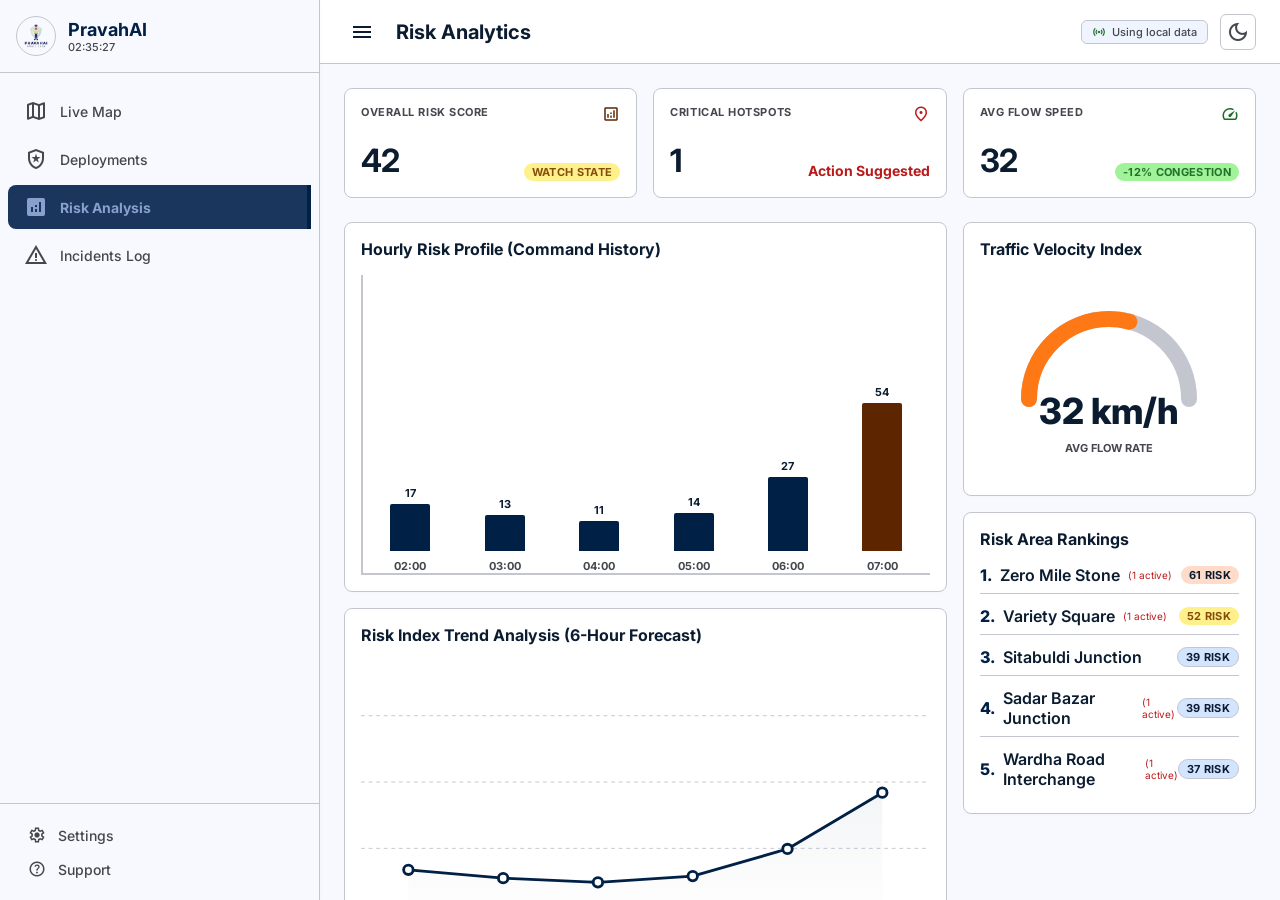
<file: risk-analysis.html>
<!DOCTYPE html>
<html lang="en">
<head>
    <meta charset="utf-8"/>
    <meta content="width=device-width, initial-scale=1.0" name="viewport"/>
    <title>PravahAI - Risk Analytics</title>
    <!-- Google Fonts: Inter & Material Symbols -->
    <link href="https://fonts.googleapis.com" rel="preconnect"/>
    <link crossorigin="" href="https://fonts.gstatic.com" rel="preconnect"/>
    <link href="https://fonts.googleapis.com/css2?family=Inter:wght@400;500;600;700;800&amp;display=swap" rel="stylesheet"/>
    <link href="https://fonts.googleapis.com/css2?family=Material+Symbols+Outlined:wght,FILL@100..700,0..1&amp;display=swap" rel="stylesheet"/>
    <!-- Modular CSS -->
    <link href="css/style.css" rel="stylesheet"/>
    <link href="css/components.css" rel="stylesheet"/>
    <link href="css/pages.css" rel="stylesheet"/>
</head>
<body>
    <!-- Floating Menu Toggle for Mobile Screens -->
    <button class="menu-toggle-floating" id="menu-toggle">
        <span class="material-symbols-outlined" aria-hidden="true">menu</span>
    </button>

    <div class="app-layout">
        <!-- Sidebar Navigation Component -->
        <aside class="app-sidebar">
            <div class="sidebar-header">
                <img class="sidebar-logo" alt="PravahAI Logo" src="logo.png"/>
                <div class="sidebar-header-titles">
                    <h2>PravahAI</h2>
                    <p class="text-label-sm" id="sidebar-clock"></p>
                </div>
            </div>
            
            <nav class="sidebar-nav">
                <a class="nav-item" href="index.html">
                    <span class="material-symbols-outlined" aria-hidden="true">map</span>
                    <span>Live Map</span>
                </a>
                <a class="nav-item" href="deployment.html">
                    <span class="material-symbols-outlined" aria-hidden="true">local_police</span>
                    <span>Deployments</span>
                </a>
                <a class="nav-item active" href="risk-analysis.html">
                    <span class="material-symbols-outlined" aria-hidden="true" style="font-variation-settings: 'FILL' 1;">analytics</span>
                    <span>Risk Analysis</span>
                </a>
                <a class="nav-item" href="incidents.html">
                    <span class="material-symbols-outlined" aria-hidden="true">warning</span>
                    <span>Incidents Log</span>
                </a>
            </nav>

            <div class="sidebar-footer">
                
                <div class="sidebar-footer-nav">
                    <a class="nav-item" href="#">
                        <span class="material-symbols-outlined" aria-hidden="true" style="font-size: 18px;">settings</span>
                        <span>Settings</span>
                    </a>
                    <a class="nav-item" href="#">
                        <span class="material-symbols-outlined" aria-hidden="true" style="font-size: 18px;">help</span>
                        <span>Support</span>
                    </a>
                </div>
            </div>
        </aside>

        <!-- Main Canvas Content Area -->
        <div class="main-canvas">
            <!-- Main Header Component -->
            <header class="main-header" style="display: flex; align-items: center; justify-content: space-between; padding: 16px var(--spacing-container-padding); border-bottom: 1px solid var(--color-outline-variant); background-color: var(--color-surface-container-lowest); height: var(--header-height); flex-shrink: 0;">
                <div style="display: flex; align-items: center; gap: 16px;">
                    <button class="btn-icon" id="sidebar-toggle-btn" title="Toggle Sidebar" style="background: none; border: none; color: var(--color-on-surface); cursor: pointer; height: 36px; width: 36px; display: flex; align-items: center; justify-content: center; border-radius: var(--rounded-md); transition: background-color 0.2s ease;">
                        <span class="material-symbols-outlined">menu</span>
                    </button>
                    <h1 class="text-headline-sm" style="margin: 0; font-weight: 700; color: var(--color-on-surface);">Risk Analytics</h1>
                </div>
                
                <div style="display: flex; align-items: center; gap: 12px;">
                    <div style="font-size: 11px; font-weight: 500; color: var(--color-outline); padding: 4px 10px; border-radius: var(--rounded-md); border: 1px solid var(--color-outline-variant); display: flex; align-items: center; gap: 6px; background-color: var(--color-surface-container-low);">
                        <span class="material-symbols-outlined" style="font-size: 14px; color: var(--color-secondary);">sensors</span>
                        <span id="api-status">Connecting...</span>
                    </div>
                    <button class="btn-icon" id="theme-toggle" title="Toggle Dark/Light Mode" style="height: 36px; width: 36px; padding: 0; display: flex; align-items: center; justify-content: center; border: 1px solid var(--color-outline-variant); background-color: var(--color-surface-container-lowest); border-radius: var(--rounded-md); color: var(--color-on-surface-variant); cursor: pointer; transition: background-color 0.2s ease;">
                        <span class="material-symbols-outlined" aria-hidden="true">dark_mode</span>
                    </button>
                </div>
            </header>

            <!-- Main dashboard scroll area -->
            <main class="workspace-scroll">
                <div class="workspace-container">
                    
                    <!-- KPI Metric Summary Row -->
                    <section class="kpi-row">
                        <!-- Card 1 -->
                        <div class="kpi-card">
                            <div class="kpi-header">
                                <h3 class="kpi-title">Overall Risk Score</h3>
                                <span class="material-symbols-outlined" aria-hidden="true" style="font-size: 18px; color: var(--color-tertiary-container);">analytics</span>
                            </div>
                            <div class="kpi-value-container">
                                <span class="text-display-lg kpi-value" data-counter-target="64">0</span>
                                <span class="badge badge-warning">Elevated State</span>
                            </div>
                        </div>

                        <!-- Card 2 -->
                        <div class="kpi-card">
                            <div class="kpi-header">
                                <h3 class="kpi-title">Critical Hotspots</h3>
                                <span class="material-symbols-outlined" aria-hidden="true" style="font-size: 18px; color: var(--color-error);">location_on</span>
                            </div>
                            <div class="kpi-value-container">
                                <span class="text-display-lg kpi-value" data-counter-target="4">0</span>
                                <span class="text-body-md" style="color: var(--color-error); font-weight: 700;">Action Suggested</span>
                            </div>
                        </div>

                        <!-- Card 3 -->
                        <div class="kpi-card">
                            <div class="kpi-header">
                                <h3 class="kpi-title">Avg Flow Speed</h3>
                                <span class="material-symbols-outlined" aria-hidden="true" style="font-size: 18px; color: var(--color-secondary);">speed</span>
                            </div>
                            <div class="kpi-value-container">
                                <span class="text-display-lg kpi-value" data-counter-target="32" data-counter-suffix=" km/h">0 km/h</span>
                                <span class="badge badge-success">-12% Congestion</span>
                            </div>
                        </div>
                    </section>

                    <!-- Analytics Grid Layout -->
                    <div class="analytics-grid">
                        
                        <!-- Left Layout: Hourly & Predictive Charts -->
                        <div class="analytics-col-8" style="display: flex; flex-direction: column; gap: var(--spacing-gutter);">
                            <!-- Hourly Risk Profile Column Graph -->
                            <div class="card">
                                <h3 class="card-title">Hourly Risk Profile (Command History)</h3>
                                <div class="chart-container">
                                    <div class="bar-chart-bar-wrapper">
                                        <div class="bar-chart-bar" data-height="35">
                                            <span class="bar-chart-value">35</span>
                                        </div>
                                        <span class="bar-chart-label">08:00</span>
                                    </div>
                                    <div class="bar-chart-bar-wrapper">
                                        <div class="bar-chart-bar" data-height="52">
                                            <span class="bar-chart-value">52</span>
                                        </div>
                                        <span class="bar-chart-label">10:00</span>
                                    </div>
                                    <div class="bar-chart-bar-wrapper">
                                        <div class="bar-chart-bar danger" data-height="78">
                                            <span class="bar-chart-value">78</span>
                                        </div>
                                        <span class="bar-chart-label">12:00</span>
                                    </div>
                                    <div class="bar-chart-bar-wrapper">
                                        <div class="bar-chart-bar warning" data-height="64">
                                            <span class="bar-chart-value">64</span>
                                        </div>
                                        <span class="bar-chart-label">14:00</span>
                                    </div>
                                    <div class="bar-chart-bar-wrapper">
                                        <div class="bar-chart-bar" data-height="45">
                                            <span class="bar-chart-value">45</span>
                                        </div>
                                        <span class="bar-chart-label">16:00</span>
                                    </div>
                                    <div class="bar-chart-bar-wrapper">
                                        <div class="bar-chart-bar" data-height="30">
                                            <span class="bar-chart-value">30</span>
                                        </div>
                                        <span class="bar-chart-label">18:00</span>
                                    </div>
                                </div>
                            </div>

                            <!-- Predictive Area SVG Graph -->
                            <div class="card">
                                <h3 class="card-title">Risk Index Trend Analysis (6-Hour Forecast)</h3>
                                <svg class="svg-chart" viewBox="0 0 600 280">
                                    <defs>
                                        <linearGradient id="chart-gradient" x1="0" y1="0" x2="0" y2="1">
                                            <stop offset="0%" stop-color="var(--color-primary)" stop-opacity="0.3"></stop>
                                            <stop offset="100%" stop-color="var(--color-primary)" stop-opacity="0.05"></stop>
                                        </linearGradient>
                                    </defs>
                                    
                                    <!-- Horizontal Grid lines -->
                                    <line class="chart-grid-line" x1="0" y1="50" x2="600" y2="50"></line>
                                    <line class="chart-grid-line" x1="0" y1="120" x2="600" y2="120"></line>
                                    <line class="chart-grid-line" x1="0" y1="190" x2="600" y2="190"></line>
                                    
                                    <!-- Filled area -->
                                    <path class="chart-area" d="M 50 250 L 50 180 L 150 140 L 250 80 L 350 110 L 450 160 L 550 200 L 550 250 Z"></path>
                                    
                                    <!-- Line Path -->
                                    <path class="chart-line" d="M 50 180 L 150 140 L 250 80 L 350 110 L 450 160 L 550 200"></path>
                                    
                                    <!-- Circles markers -->
                                    <circle class="chart-point" cx="50" cy="180" r="5"></circle>
                                    <circle class="chart-point" cx="150" cy="140" r="5"></circle>
                                    <circle class="chart-point" cx="250" cy="80" r="5"></circle>
                                    <circle class="chart-point" cx="350" cy="110" r="5"></circle>
                                    <circle class="chart-point" cx="450" cy="160" r="5"></circle>
                                    <circle class="chart-point" cx="550" cy="200" r="5"></circle>
                                </svg>
                            </div>
                        </div>

                        <!-- Right Layout: Hotspots & Speed Dials -->
                        <div class="analytics-col-4" style="display: flex; flex-direction: column; gap: var(--spacing-gutter);">
                            <!-- Speed Dial Gauge component -->
                            <div class="card" style="display: flex; flex-direction: column; align-items: center;">
                                <h3 class="card-title" style="width: 100%;">Traffic Velocity Index</h3>
                                <div class="gauge-card">
                                    <svg class="gauge-svg" viewBox="0 0 200 120">
                                        <path class="gauge-track" d="M 20 100 A 80 80 0 0 1 180 100"></path>
                                        <path class="gauge-fill" data-value="32" stroke="var(--color-primary)" d="M 20 100 A 80 80 0 0 1 180 100"></path>
                                    </svg>
                                    <div class="gauge-value-text" data-counter-target="32" data-counter-suffix=" km/h">0 km/h</div>
                                    <div style="font-size:11px; font-weight:700; color:var(--color-on-surface-variant); text-transform:uppercase; margin-top:8px;">Avg Flow Rate</div>
                                </div>
                            </div>

                            <!-- Hotspots Score list ranking -->
                            <div class="card">
                                <h3 class="card-title">Risk Area Rankings</h3>
                                <div style="display: flex; flex-direction: column; gap: 12px;">
                                    <div style="display: flex; justify-content: space-between; align-items: center; padding-bottom: 8px; border-bottom: 1px solid var(--color-outline-variant);">
                                        <div style="display: flex; align-items: center; gap: 8px;">
                                            <span style="font-weight: 800; color: var(--color-primary);">1.</span>
                                            <span style="font-weight: 600;">Zero Mile Stone</span>
                                        </div>
                                        <span class="badge badge-critical" style="font-size: 11px;">88 Risk</span>
                                    </div>

                                    <div style="display: flex; justify-content: space-between; align-items: center; padding-bottom: 8px; border-bottom: 1px solid var(--color-outline-variant);">
                                        <div style="display: flex; align-items: center; gap: 8px;">
                                            <span style="font-weight: 800; color: var(--color-primary);">2.</span>
                                            <span style="font-weight: 600;">Variety Square</span>
                                        </div>
                                        <span class="badge badge-critical" style="font-size: 11px;">72 Risk</span>
                                    </div>

                                    <div style="display: flex; justify-content: space-between; align-items: center; padding-bottom: 8px; border-bottom: 1px solid var(--color-outline-variant);">
                                        <div style="display: flex; align-items: center; gap: 8px;">
                                            <span style="font-weight: 800; color: var(--color-primary);">3.</span>
                                            <span style="font-weight: 600;">Sitabuldi Junction</span>
                                        </div>
                                        <span class="badge badge-elevated" style="font-size: 11px;">64 Risk</span>
                                    </div>

                                    <div style="display: flex; justify-content: space-between; align-items: center;">
                                        <div style="display: flex; align-items: center; gap: 8px;">
                                            <span style="font-weight: 800; color: var(--color-primary);">4.</span>
                                            <span style="font-weight: 600;">Sadar Bazar Interchange</span>
                                        </div>
                                        <span class="badge badge-watch" style="font-size: 11px;">58 Risk</span>
                                    </div>
                                </div>
                            </div>
                        </div>

                    </div>

                </div>
            </main>
        </div>
    </div>

    <!-- Scripts defer loading -->
    <script src="js/riskEngine.js"></script>
    <script src="js/main.js"></script>
    <script src="js/risk.js"></script>
</body>
</html>
</file>
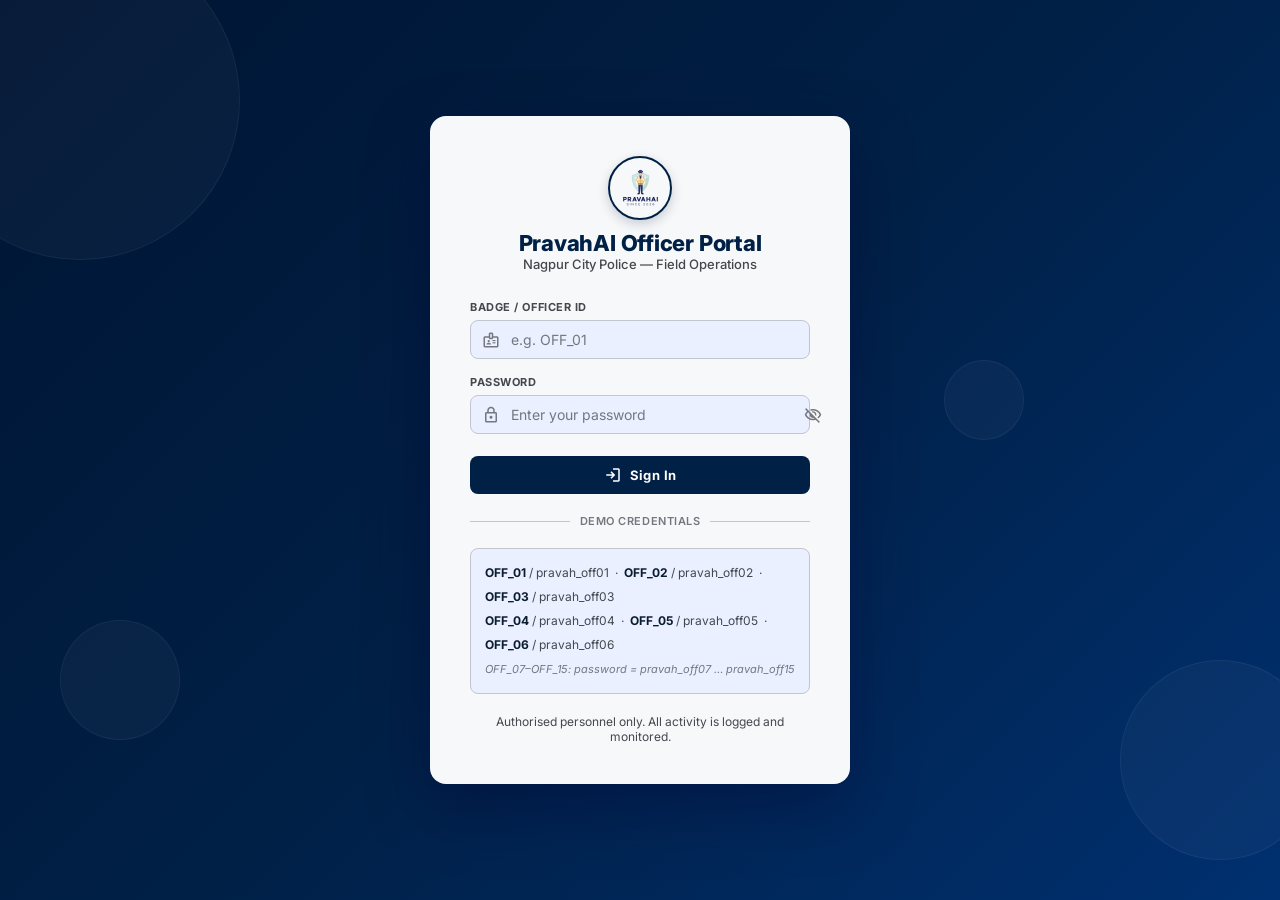
<file: officer-portal/login.html>
<!DOCTYPE html>
<html lang="en">
<head>
    <meta charset="utf-8"/>
    <meta name="viewport" content="width=device-width, initial-scale=1.0"/>
    <title>PravahAI — Officer Login</title>
    <meta name="description" content="Secure login portal for Nagpur City Police field officers. Access your deployment information and real-time alerts."/>
    <!-- Google Fonts -->
    <link rel="preconnect" href="https://fonts.googleapis.com"/>
    <link rel="preconnect" href="https://fonts.gstatic.com" crossorigin=""/>
    <link href="https://fonts.googleapis.com/css2?family=Inter:wght@400;500;600;700;800&display=swap" rel="stylesheet"/>
    <link href="https://fonts.googleapis.com/css2?family=Material+Symbols+Outlined:wght,FILL@100..700,0..1&display=swap" rel="stylesheet"/>
    <!-- Modular CSS -->
    <link rel="stylesheet" href="css/style.css"/>
    <link rel="stylesheet" href="css/components.css"/>
    <link rel="stylesheet" href="css/pages.css"/>
</head>
<body>

<div class="login-page" id="login-page">

    <!-- Background decorative circles -->
    <div class="login-bg-decor" aria-hidden="true">
        <div class="circle" style="width:320px;height:320px;top:-60px;left:-80px;"></div>
        <div class="circle" style="width:200px;height:200px;bottom:40px;right:-40px;"></div>
        <div class="circle" style="width:120px;height:120px;bottom:160px;left:60px;"></div>
        <div class="circle" style="width:80px;height:80px;top:40%;right:20%;"></div>
    </div>

    <!-- Login Card -->
    <div class="login-card">

        <!-- Branding -->
        <div class="login-logo-wrap">
            <img
                class="login-emblem"
                src="logo.png"
                alt="Nagpur City Police Emblem"
            />
            <div>
                <div class="login-title">PravahAI Officer Portal</div>
                <div class="login-subtitle">Nagpur City Police — Field Operations</div>
            </div>
        </div>

        <!-- Error banner -->
        <div class="login-error" id="login-error" role="alert">
            <span class="material-symbols-outlined">error</span>
            <span id="login-error-text">Invalid credentials.</span>
        </div>

        <!-- Login Form -->
        <form id="login-form" novalidate>

            <div class="form-group">
                <label for="badge-id">Badge / Officer ID</label>
                <div class="input-icon-wrap">
                    <span class="material-symbols-outlined">badge</span>
                    <input
                        class="form-control"
                        type="text"
                        id="badge-id"
                        name="badge-id"
                        placeholder="e.g. OFF_01"
                        autocomplete="username"
                        autocapitalize="characters"
                        spellcheck="false"
                        required
                    />
                </div>
            </div>

            <div class="form-group">
                <label for="password">Password</label>
                <div class="input-icon-wrap">
                    <span class="material-symbols-outlined">lock</span>
                    <input
                        class="form-control"
                        type="password"
                        id="password"
                        name="password"
                        placeholder="Enter your password"
                        autocomplete="current-password"
                        required
                    />
                    <button type="button" class="pw-toggle" id="pw-toggle-btn" title="Show/hide password" aria-label="Toggle password visibility">
                        <span class="material-symbols-outlined" id="pw-toggle-icon">visibility_off</span>
                    </button>
                </div>
            </div>

            <!-- Loading spinner (hidden by default) -->
            <span id="login-spinner" style="display:none; margin-right:6px;">
                <svg width="16" height="16" viewBox="0 0 24 24" fill="none" stroke="currentColor" stroke-width="3"
                     style="animation: spin 0.8s linear infinite; vertical-align: middle;">
                    <circle cx="12" cy="12" r="10" stroke-opacity="0.25"/>
                    <path d="M12 2 a10 10 0 0 1 10 10" stroke-opacity="1"/>
                </svg>
            </span>

            <button class="btn btn-primary btn-full" type="submit" id="login-submit" style="margin-top:6px;">
                <span class="material-symbols-outlined" style="font-size:18px;">login</span>
                Sign In
            </button>

        </form>

        <div class="login-divider">Demo Credentials</div>
        <div style="background:var(--color-surface-container-low); border:1px solid var(--color-outline-variant); border-radius:var(--rounded-md); padding:12px 14px; font-size:12px; color:var(--color-on-surface-variant); line-height:2;">
            <strong style="color:var(--color-on-surface);">OFF_01</strong>&nbsp;/&nbsp;pravah_off01 &nbsp;·&nbsp;
            <strong style="color:var(--color-on-surface);">OFF_02</strong>&nbsp;/&nbsp;pravah_off02 &nbsp;·&nbsp;
            <strong style="color:var(--color-on-surface);">OFF_03</strong>&nbsp;/&nbsp;pravah_off03<br/>
            <strong style="color:var(--color-on-surface);">OFF_04</strong>&nbsp;/&nbsp;pravah_off04 &nbsp;·&nbsp;
            <strong style="color:var(--color-on-surface);">OFF_05</strong>&nbsp;/&nbsp;pravah_off05 &nbsp;·&nbsp;
            <strong style="color:var(--color-on-surface);">OFF_06</strong>&nbsp;/&nbsp;pravah_off06<br/>
            <em style="font-size:11px; color:var(--color-outline);">OFF_07–OFF_15: password = pravah_off07 … pravah_off15</em>
        </div>

        <div class="login-footer-text">
            Authorised personnel only. All activity is logged and monitored.
        </div>
    </div>
</div>

<!-- Spin keyframe (inline, small) -->
<style>
@keyframes spin { to { transform: rotate(360deg); } }
</style>

<script src="js/main.js"></script>
<script src="js/login.js"></script>
</body>
</html>
</file>
<file: css/style.css>
/* ==========================================================================
   Civic Sentinel - Core Style System (style.css)
   ========================================================================== */

/* Design Tokens & Theme Variables */
:root {
    /* M3-inspired color roles */
    --color-surface: #f8f9ff;
    --color-surface-dim: #cbdbf5;
    --color-surface-bright: #f8f9ff;
    --color-surface-container-lowest: #ffffff;
    --color-surface-container-low: #eff4ff;
    --color-surface-container: #e5eeff;
    --color-surface-container-high: #dce9ff;
    --color-surface-container-highest: #d3e4fe;
    --color-on-surface: #0b1c30;
    --color-on-surface-variant: #44474e;
    --color-inverse-surface: #213145;
    --color-inverse-on-surface: #eaf1ff;
    --color-outline: #74777f;
    --color-outline-variant: #c4c6cf;
    --color-surface-tint: #465f88;
    --color-surface-variant: #d3e4fe;

    /* Primary Brand: Police Blue */
    --color-primary: #002046;
    --color-on-primary: #ffffff;
    --color-primary-container: #1b365d;
    --color-on-primary-container: #87a0cd;
    --color-inverse-primary: #aec7f7;

    /* Success / Clear: Safety Green */
    --color-secondary: #1b6d24;
    --color-on-secondary: #ffffff;
    --color-secondary-container: #a0f399;
    --color-on-secondary-container: #217128;

    /* Warning / Congested: Alert Orange */
    --color-tertiary: #3c1600;
    --color-on-tertiary: #ffffff;
    --color-tertiary-container: #5d2600;
    --color-on-tertiary-container: #ff7816;
    --color-tertiary-fixed: #ffdbca;
    --color-tertiary-fixed-dim: #ffb68f;

    /* Critical / Danger: Incident Red */
    --color-error: #ba1a1a;
    --color-on-error: #ffffff;
    --color-error-container: #ffdad6;
    --color-on-error-container: #93000a;

    /* Background overrides */
    --color-background: #f8f9ff;
    --color-on-background: #0b1c30;

    /* Fixed Layout & Spacing */
    --spacing-unit: 4px;
    --spacing-container-padding: 24px;
    --spacing-gutter: 16px;
    --spacing-table-row-height: 40px;
    --spacing-input-height: 36px;
    
    --sidebar-width: 320px;
    --header-height: 64px;

    /* Shapes & Radii */
    --rounded-sm: 0.125rem;
    --rounded-default: 0.25rem;
    --rounded-md: 0.375rem;
    --rounded-lg: 0.5rem;
    --rounded-xl: 0.75rem;
    --rounded-full: 9999px;

    /* Typography & Hierarchy */
    --font-family: 'Inter', -apple-system, BlinkMacSystemFont, "Segoe UI", Roboto, Helvetica, Arial, sans-serif;
}

/* Dark Mode Overrides */
[data-theme="dark"] {
    --color-surface: #121824;
    --color-surface-dim: #0b0f19;
    --color-surface-bright: #1b2434;
    --color-surface-container-lowest: #090c12;
    --color-surface-container-low: #151e2e;
    --color-surface-container: #1b2434;
    --color-surface-container-high: #243046;
    --color-surface-container-highest: #2d3c58;
    --color-on-surface: #eaf1ff;
    --color-on-surface-variant: #a0a6b5;
    --color-inverse-surface: #f8f9ff;
    --color-inverse-on-surface: #0b1c30;
    --color-outline: #8e919b;
    --color-outline-variant: #44474e;
    --color-surface-variant: #44474e;

    --color-primary: #87a0cd;
    --color-on-primary: #002046;
    --color-primary-container: #1b365d;
    --color-on-primary-container: #d6e3ff;
    --color-inverse-primary: #002046;

    --color-background: #0b0f19;
    --color-on-background: #eaf1ff;
    
    --color-secondary-container: #005312;
    --color-on-secondary-container: #a3f69c;
}

/* Base Resets */
*, *::before, *::after {
    box-sizing: border-box;
    margin: 0;
    padding: 0;
}

html, body {
    height: 100%;
    font-family: var(--font-family);
    background-color: var(--color-background);
    color: var(--color-on-background);
    overflow: hidden;
    -webkit-font-smoothing: antialiased;
    -moz-osx-font-smoothing: grayscale;
    transition: background-color 0.25s ease, color 0.25s ease;
}

/* Typography styles */
.text-display-lg {
    font-size: 32px;
    font-weight: 700;
    line-height: 40px;
    letter-spacing: -0.02em;
}
.text-headline-md {
    font-size: 24px;
    font-weight: 600;
    line-height: 32px;
    letter-spacing: -0.01em;
}
.text-headline-sm {
    font-size: 20px;
    font-weight: 600;
    line-height: 28px;
}
.text-body-lg {
    font-size: 16px;
    font-weight: 400;
    line-height: 24px;
}
.text-body-md {
    font-size: 14px;
    font-weight: 400;
    line-height: 20px;
}
.text-data-tabular {
    font-size: 13px;
    font-weight: 500;
    line-height: 18px;
    font-variant-numeric: tabular-nums;
}
.text-label-caps {
    font-size: 12px;
    font-weight: 700;
    line-height: 16px;
    letter-spacing: 0.05em;
    text-transform: uppercase;
}
.text-label-sm {
    font-size: 11px;
    font-weight: 500;
    line-height: 14px;
}

/* Layout Containers */
.app-layout {
    display: flex;
    height: 100vh;
    width: 100vw;
    overflow: hidden;
}

/* Sidebar Styling */
.app-sidebar {
    width: var(--sidebar-width);
    background-color: var(--color-surface);
    border-right: 1px solid var(--color-outline-variant);
    display: flex;
    flex-direction: column;
    height: 100%;
    z-index: 100;
    flex-shrink: 0;
    transition: margin-left 0.3s cubic-bezier(0.4, 0, 0.2, 1), transform 0.3s cubic-bezier(0.4, 0, 0.2, 1), border-color 0.25s ease, background-color 0.25s ease;
    box-shadow: 1px 0 4px rgba(0, 0, 0, 0.02);
}

/* Collapsible Navigation Sidebar Styles */
.app-layout.sidebar-collapsed .app-sidebar {
    margin-left: calc(-1 * var(--sidebar-width));
}

.app-layout.sidebar-collapsed .menu-toggle-floating {
    display: flex;
}

.sidebar-header {
    padding: var(--spacing-gutter);
    border-bottom: 1px solid var(--color-outline-variant);
    display: flex;
    align-items: center;
    gap: 12px;
}

.sidebar-logo {
    width: 40px;
    height: 40px;
    border-radius: var(--rounded-full);
    border: 1px solid var(--color-outline-variant);
    object-fit: cover;
}

.sidebar-header-titles h2 {
    color: var(--color-primary);
    font-size: 18px;
    font-weight: 700;
}
[data-theme="dark"] .sidebar-header-titles h2 {
    color: var(--color-on-surface);
}

.sidebar-header-titles p {
    color: var(--color-on-surface-variant);
}

.sidebar-nav {
    flex: 1;
    overflow-y: auto;
    padding: var(--spacing-gutter) 8px;
    display: flex;
    flex-direction: column;
    gap: 4px;
}

.nav-item {
    display: flex;
    align-items: center;
    gap: 12px;
    padding: 10px 16px;
    color: var(--color-on-surface-variant);
    text-decoration: none;
    border-radius: var(--rounded-lg);
    font-weight: 500;
    font-size: 14px;
    transition: all 0.2s ease;
}

.nav-item:hover {
    background-color: var(--color-surface-container-highest);
    color: var(--color-on-surface);
}

.nav-item.active {
    background-color: var(--color-primary-container);
    color: var(--color-on-primary-container);
    font-weight: 700;
    border-right: 4px solid var(--color-primary);
    border-radius: var(--rounded-lg) 0 0 var(--rounded-lg);
}
[data-theme="dark"] .nav-item.active {
    border-right-color: var(--color-primary);
    background-color: var(--color-primary-container);
    color: var(--color-on-primary-container);
}

.sidebar-footer {
    padding: var(--spacing-gutter);
    border-top: 1px solid var(--color-outline-variant);
    display: flex;
    flex-direction: column;
    gap: 16px;
}

.sidebar-footer-nav {
    display: flex;
    flex-direction: column;
    gap: 4px;
}

.sidebar-footer-nav .nav-item {
    padding: 6px 12px;
}

/* Main Content Structure */
.main-canvas {
    flex: 1;
    display: flex;
    flex-direction: column;
    height: 100%;
    overflow: hidden;
    background-color: var(--color-background);
}

/* Main Header Component */
.main-header {
    display: flex;
    align-items: center;
    justify-content: space-between;
    padding: 16px var(--spacing-container-padding);
    border-bottom: 1px solid var(--color-outline-variant);
    background-color: var(--color-surface-container-lowest);
    height: var(--header-height);
    flex-shrink: 0;
    transition: background-color 0.25s ease, border-color 0.25s ease;
}

/* Floating Menu Toggle for Mobile viewports */
.menu-toggle-floating {
    display: none;
    position: fixed;
    top: 16px;
    left: 16px;
    z-index: 80;
    background-color: var(--color-surface-container-lowest);
    border: 1px solid var(--color-outline-variant);
    border-radius: var(--rounded-md);
    color: var(--color-on-surface);
    width: 40px;
    height: 40px;
    align-items: center;
    justify-content: center;
    cursor: pointer;
    box-shadow: 0 2px 8px rgba(0, 0, 0, 0.1);
    transition: background-color 0.2s ease;
}

.menu-toggle-floating:hover {
    background-color: var(--color-surface-container);
}

.icon-btn {
    background: none;
    border: none;
    color: var(--color-on-surface-variant);
    cursor: pointer;
    padding: 8px;
    border-radius: var(--rounded-full);
    display: flex;
    align-items: center;
    justify-content: center;
    position: relative;
    transition: background-color 0.2s ease, color 0.2s ease;
}

.icon-btn:hover {
    background-color: var(--color-surface-container);
    color: var(--color-on-surface);
}

.badge-dot {
    position: absolute;
    top: 6px;
    right: 6px;
    width: 8px;
    height: 8px;
    background-color: var(--color-error);
    border-radius: var(--rounded-full);
    border: 2px solid var(--color-surface-bright);
}

/* Scrollable Main Workspace */
.workspace-scroll {
    flex: 1;
    overflow-y: auto;
    padding: var(--spacing-container-padding);
}

.workspace-container {
    max-width: 1600px;
    width: 100%;
    margin: 0 auto;
    display: flex;
    flex-direction: column;
    gap: var(--spacing-container-padding);
}

/* Scrollbar styling */
::-webkit-scrollbar {
    width: 8px;
    height: 8px;
}
::-webkit-scrollbar-track {
    background: transparent;
}
::-webkit-scrollbar-thumb {
    background: var(--color-outline-variant);
    border-radius: 4px;
}
::-webkit-scrollbar-thumb:hover {
    background: var(--color-outline);
}

/* Material Symbols configuration */
.material-symbols-outlined {
    font-variation-settings: 'FILL' 0, 'wght' 400, 'GRAD' 0, 'opsz' 24;
    display: inline-block;
    vertical-align: middle;
}

/* Responsive Rules */
@media (max-width: 768px) {
    .menu-toggle-floating {
        display: flex;
    }
    
    .app-sidebar {
        position: fixed;
        left: 0;
        top: 0;
        bottom: 0;
        transform: translateX(-100%);
    }
    
    .app-sidebar.open {
        transform: translateX(0);
        box-shadow: 4px 0 20px rgba(0,0,0,0.15);
    }
    
    .sidebar-overlay {
        display: none;
        position: fixed;
        inset: 0;
        background-color: rgba(11, 28, 48, 0.4);
        z-index: 95;
    }
    
    .sidebar-overlay.active {
        display: block;
    }
    
    .workspace-scroll {
        padding: 16px;
    }
}
</file>
<file: css/components.css>
/* ==========================================================================
   Civic Sentinel - Component Library (components.css)
   ========================================================================== */

/* Cards & Containers */
.card {
    background-color: var(--color-surface-container-lowest);
    border: 1px solid var(--color-outline-variant);
    border-radius: var(--rounded-lg);
    padding: var(--spacing-gutter);
    box-shadow: 0 2px 4px rgba(0, 0, 0, 0.01);
    transition: background-color 0.25s ease, border-color 0.25s ease, box-shadow 0.25s ease;
}

.card:hover {
    box-shadow: 0 4px 12px rgba(0, 0, 0, 0.03);
}

.card-title {
    color: var(--color-on-surface);
    font-size: 16px;
    font-weight: 700;
    margin-bottom: 16px;
}

/* KPI Scorecards */
.kpi-row {
    display: grid;
    grid-template-columns: repeat(auto-fit, minmax(240px, 1fr));
    gap: var(--spacing-gutter);
}

.kpi-card {
    background-color: var(--color-surface-container-lowest);
    border: 1px solid var(--color-outline-variant);
    border-radius: var(--rounded-lg);
    padding: var(--spacing-gutter);
    display: flex;
    flex-direction: column;
    justify-content: space-between;
    height: 110px;
    transition: all 0.2s ease;
}

.kpi-card:hover {
    transform: translateY(-2px);
    box-shadow: 0 6px 12px rgba(0, 0, 0, 0.02);
}

.kpi-header {
    display: flex;
    justify-content: space-between;
    align-items: flex-start;
}

.kpi-title {
    font-size: 11px;
    font-weight: 700;
    text-transform: uppercase;
    letter-spacing: 0.05em;
    color: var(--color-on-surface-variant);
}

.kpi-value-container {
    display: flex;
    align-items: flex-end;
    justify-content: space-between;
}

.kpi-value {
    color: var(--color-on-surface);
}

/* Buttons */
.btn {
    font-family: var(--font-family);
    font-size: 12px;
    font-weight: 700;
    letter-spacing: 0.05em;
    text-transform: uppercase;
    border-radius: var(--rounded-default);
    padding: 8px 16px;
    border: none;
    cursor: pointer;
    display: inline-flex;
    align-items: center;
    justify-content: center;
    gap: 8px;
    transition: all 0.2s cubic-bezier(0.4, 0, 0.2, 1);
}

.btn:active {
    transform: scale(0.95);
}

.btn-primary {
    background-color: var(--color-primary);
    color: var(--color-on-primary);
}

.btn-primary:hover {
    background-color: var(--color-primary-container);
    color: var(--color-on-primary-container);
}

.btn-secondary {
    background-color: var(--color-secondary);
    color: var(--color-on-secondary);
}

.btn-danger {
    background-color: var(--color-error);
    color: var(--color-on-error);
    box-shadow: 0 4px 6px rgba(186, 26, 26, 0.2);
}

.btn-danger:hover {
    background-color: var(--color-on-error-container);
}

.btn-ghost {
    background-color: transparent;
    border: 1px solid var(--color-outline-variant);
    color: var(--color-on-surface);
}

.btn-ghost:hover {
    border-color: var(--color-primary);
    background-color: var(--color-surface-container-highest);
}

.btn-icon {
    padding: 6px;
    border-radius: var(--rounded-default);
    background: transparent;
    border: 1px solid var(--color-outline-variant);
    color: var(--color-on-surface-variant);
    cursor: pointer;
    display: flex;
    align-items: center;
    justify-content: center;
    transition: all 0.2s ease;
}

.btn-icon:hover {
    background-color: var(--color-surface-container);
    color: var(--color-on-surface);
    border-color: var(--color-outline);
}

/* Badges */
.badge {
    display: inline-flex;
    align-items: center;
    gap: 4px;
    padding: 2px 8px;
    border-radius: var(--rounded-full);
    font-size: 11px;
    font-weight: 700;
    text-transform: uppercase;
    letter-spacing: 0.03em;
    white-space: nowrap;
}

.badge-critical {
    background-color: var(--color-error-container);
    color: var(--color-on-error-container);
}

.badge-elevated {
    background-color: var(--color-tertiary-fixed);
    color: var(--color-on-tertiary-fixed-variant);
}

.badge-watch {
    background-color: #fef08a;
    color: #854d0e;
}

.badge-success {
    background-color: var(--color-secondary-container);
    color: var(--color-on-secondary-container);
}

.badge-system {
    background-color: var(--color-surface-container-highest);
    color: var(--color-on-surface);
    border: 1px solid var(--color-outline-variant);
}

/* Data Forms & Inputs */
.form-group {
    display: flex;
    flex-direction: column;
    gap: 6px;
    margin-bottom: 16px;
}

.form-group label {
    font-size: 12px;
    font-weight: 700;
    color: var(--color-on-surface-variant);
    text-transform: uppercase;
    letter-spacing: 0.02em;
}

.form-control {
    background-color: var(--color-surface);
    border: 1px solid var(--color-outline-variant);
    border-radius: var(--rounded-default);
    padding: 8px 12px;
    font-size: 14px;
    height: var(--spacing-input-height);
    color: var(--color-on-surface);
    outline: none;
    font-family: var(--font-family);
    transition: all 0.2s ease;
}

.form-control:focus {
    border-color: var(--color-primary);
    box-shadow: 0 0 0 2px var(--color-primary-container);
}

textarea.form-control {
    height: auto;
    min-height: 80px;
    resize: vertical;
}

.select-control {
    appearance: none;
    background-image: url("data:image/svg+xml;utf8,<svg fill='%2374777f' height='24' viewBox='0 0 24 24' width='24' xmlns='http://www.w3.org/2000/svg'><path d='M7 10l5 5 5-5z'/></svg>");
    background-repeat: no-repeat;
    background-position: right 8px center;
    padding-right: 32px;
}

/* Tables Styling */
.table-responsive {
    overflow-x: auto;
    width: 100%;
}

.table-high-density {
    width: 100%;
    border-collapse: collapse;
    text-align: left;
}

.table-high-density th {
    background-color: var(--color-surface-container-low);
    color: var(--color-on-surface-variant);
    padding: 10px 16px;
    border-bottom: 2px solid var(--color-primary);
    font-size: 11px;
    font-weight: 700;
    text-transform: uppercase;
    letter-spacing: 0.05em;
    white-space: nowrap;
}

.table-high-density td {
    padding: 10px 16px;
    border-bottom: 1px solid var(--color-outline-variant);
    font-size: 13px;
    white-space: nowrap;
    color: var(--color-on-surface);
}

.table-high-density tr {
    height: var(--spacing-table-row-height);
    transition: background-color 0.15s ease;
}

.table-high-density tbody tr:nth-child(even) {
    background-color: var(--color-surface-container-lowest);
}

.table-high-density tbody tr:nth-child(odd) {
    background-color: var(--color-surface-container-low);
}

.table-high-density tbody tr:hover {
    background-color: var(--color-surface-container-highest);
}

/* Modals System */
.modal-backdrop {
    position: fixed;
    inset: 0;
    background-color: rgba(11, 28, 48, 0.5);
    backdrop-filter: blur(2px);
    display: none;
    align-items: center;
    justify-content: center;
    z-index: 1000;
    opacity: 0;
    transition: opacity 0.25s ease;
}

.modal-backdrop.active {
    display: flex;
    opacity: 1;
}

.modal-container {
    background-color: var(--color-surface-container-lowest);
    border: 1px solid var(--color-outline-variant);
    border-radius: var(--rounded-lg);
    width: 480px;
    max-width: 95vw;
    box-shadow: 0 10px 25px rgba(0, 0, 0, 0.1);
    transform: scale(0.95);
    transition: transform 0.25s cubic-bezier(0.34, 1.56, 0.64, 1);
}

.modal-backdrop.active .modal-container {
    transform: scale(1);
}

.modal-header {
    padding: 16px var(--spacing-gutter);
    border-bottom: 1px solid var(--color-outline-variant);
    display: flex;
    align-items: center;
    justify-content: space-between;
}

.modal-header h3 {
    color: var(--color-on-surface);
    font-size: 16px;
    font-weight: 700;
}

.modal-body {
    padding: var(--spacing-gutter);
    max-height: 70vh;
    overflow-y: auto;
}

.modal-footer {
    padding: 16px var(--spacing-gutter);
    border-top: 1px solid var(--color-outline-variant);
    display: flex;
    justify-content: flex-end;
    gap: 12px;
}

/* Tooltips */
[data-tooltip] {
    position: relative;
}

[data-tooltip]::after {
    content: attr(data-tooltip);
    position: absolute;
    bottom: 100%;
    left: 50%;
    transform: translateX(-50%) translateY(-4px);
    background-color: var(--color-inverse-surface);
    color: var(--color-inverse-on-surface);
    font-size: 11px;
    padding: 4px 8px;
    border-radius: var(--rounded-sm);
    white-space: nowrap;
    opacity: 0;
    pointer-events: none;
    transition: opacity 0.2s ease, transform 0.2s ease;
    z-index: 500;
}

[data-tooltip]:hover::after {
    opacity: 1;
    transform: translateX(-50%) translateY(-8px);
}

/* Map Markers */
.map-marker {
    position: absolute;
    width: 24px;
    height: 24px;
    border-radius: var(--rounded-full);
    display: flex;
    align-items: center;
    justify-content: center;
    color: white;
    cursor: pointer;
    box-shadow: 0 4px 6px rgba(0, 0, 0, 0.15);
    border: 2px solid white;
    transition: transform 0.25s cubic-bezier(0.4, 0, 0.2, 1);
    z-index: 20;
}

.map-marker:hover {
    transform: scale(1.25);
    z-index: 30;
}

[data-theme="dark"] .map-marker {
    border-color: #0f172a;
    box-shadow: 0 0 12px currentColor, 0 4px 6px rgba(0, 0, 0, 0.3);
}

/* Pulse animation utility */
@keyframes marker-pulse {
    0% { transform: scale(0.8); opacity: 0.6; }
    100% { transform: scale(2.2); opacity: 0; }
}

.marker-pulse::before {
    content: '';
    position: absolute;
    inset: -8px;
    border-radius: 50%;
    background-color: inherit;
    animation: marker-pulse 2s cubic-bezier(0.215, 0.61, 0.355, 1) infinite;
    z-index: -1;
}

/* Map Legend */
.map-legend {
    background-color: rgba(255, 255, 255, 0.9);
    border: 1px solid var(--color-outline-variant);
    border-radius: var(--rounded-default);
    padding: 8px 12px;
    font-size: 11px;
    font-weight: 500;
    display: flex;
    gap: 16px;
    box-shadow: 0 2px 4px rgba(0, 0, 0, 0.05);
}
[data-theme="dark"] .map-legend {
    background-color: rgba(18, 24, 36, 0.9);
}

.legend-item {
    display: flex;
    align-items: center;
    gap: 6px;
    color: var(--color-on-surface);
}

.legend-color {
    width: 12px;
    height: 12px;
    border-radius: var(--rounded-sm);
}
</file>
<file: css/pages.css>
/* ==========================================================================
   Civic Sentinel - Page Specific Rules (pages.css)
   ========================================================================== */

/* --------------------------------------------------------------------------
   DASHBOARD PAGE (index.html)
   -------------------------------------------------------------------------- */
.dashboard-grid {
    display: flex;
    gap: var(--spacing-gutter);
    width: 100%;
    align-items: flex-start;
}

.main-display-area {
    flex: 1;
    display: flex;
    flex-direction: column;
    gap: var(--spacing-gutter);
    min-width: 0;
    transition: all 0.3s cubic-bezier(0.4, 0, 0.2, 1);
}

.right-panel {
    width: 320px;
    display: flex;
    flex-direction: column;
    gap: var(--spacing-gutter);
    transition: all 0.3s cubic-bezier(0.4, 0, 0.2, 1);
    flex-shrink: 0;
}

.right-panel.collapsed {
    width: 0;
    margin-left: calc(-1 * var(--spacing-gutter));
    opacity: 0;
    pointer-events: none;
    overflow: hidden;
}

@media (max-width: 1024px) {
    .dashboard-grid {
        flex-direction: column;
    }
    .right-panel {
        width: 100%;
    }
    .right-panel.collapsed {
        margin-left: 0;
        margin-top: calc(-1 * var(--spacing-gutter));
    }
}

/* Map Canvas Container */
.map-canvas-container {
    background-color: var(--color-surface-container-lowest);
    border: 1px solid var(--color-outline-variant);
    border-radius: var(--rounded-lg);
    overflow: hidden;
    position: relative;
    display: flex;
    flex-direction: column;
    height: 520px;
}

.map-toolbar {
    position: absolute;
    top: 16px;
    left: 16px;
    right: 16px;
    z-index: 1000;
    display: flex;
    justify-content: space-between;
    pointer-events: none;
}

.map-tools-group {
    background-color: rgba(255, 255, 255, 0.9);
    backdrop-filter: blur(4px);
    border: 1px solid var(--color-outline-variant);
    border-radius: var(--rounded-default);
    padding: 4px;
    display: flex;
    gap: 4px;
    pointer-events: auto;
    box-shadow: 0 2px 8px rgba(0,0,0,0.05);
}
[data-theme="dark"] .map-tools-group {
    background-color: rgba(18, 24, 36, 0.9);
}

.map-tools-divider {
    width: 1px;
    background-color: var(--color-outline-variant);
    margin: 4px 2px;
}

.map-viewport {
    width: 100%;
    height: 100%;
    background-color: var(--color-surface-variant);
    position: relative;
    background-size: cover;
    background-position: center;
    transition: filter 0.25s ease;
    border-radius: inherit;
}

/* ── HEATMAP PULSING MARKERS ──────────────────────────────────────────────── */

/* Shared marker wrapper */
.hm-marker {
    position: relative;
    display: flex;
    align-items: center;
    justify-content: center;
}

/* Solid inner dot */
.hm-dot {
    border-radius: 50%;
    position: relative;
    z-index: 2;
    border: 2px solid rgba(255,255,255,0.9);
    box-shadow: 0 1px 4px rgba(0,0,0,0.25);
}

/* Pulsing outer ring */
.hm-ring {
    position: absolute;
    border-radius: 50%;
    z-index: 1;
    opacity: 0;
    pointer-events: none;
}

/* Critical — Red pulse */
@keyframes pulse-critical {
    0%   { transform: scale(1);   opacity: 0.65; }
    60%  { transform: scale(2.4); opacity: 0.15; }
    100% { transform: scale(2.8); opacity: 0; }
}
.hm-ring-critical {
    background: rgba(220, 38, 38, 0.55);
    animation: pulse-critical 1.5s ease-out infinite;
}
.hm-dot-critical  { background: #ef4444; }

/* Elevated — Orange pulse */
@keyframes pulse-elevated {
    0%   { transform: scale(1);   opacity: 0.55; }
    60%  { transform: scale(2.2); opacity: 0.12; }
    100% { transform: scale(2.6); opacity: 0; }
}
.hm-ring-elevated {
    background: rgba(234, 88, 12, 0.50);
    animation: pulse-elevated 2.2s ease-out infinite;
}
.hm-dot-elevated  { background: #f97316; }

/* Clear — Green pulse (slow, calm) */
@keyframes pulse-clear {
    0%   { transform: scale(1);   opacity: 0.45; }
    65%  { transform: scale(1.9); opacity: 0.08; }
    100% { transform: scale(2.2); opacity: 0; }
}
.hm-ring-clear {
    background: rgba(22, 163, 74, 0.40);
    animation: pulse-clear 3s ease-out infinite;
}
.hm-dot-clear  { background: #22c55e; }

/* ── JUNCTION RANKING TABLE ROW COLORS ───────────────────────────────────── */
.junction-row-critical {
    border-left: 3px solid #ef4444 !important;
}
.junction-row-elevated {
    border-left: 3px solid #f97316 !important;
}
.junction-row-clear {
    border-left: 3px solid #22c55e !important;
}

/* Tech Grid Overlay */
.map-viewport::before {
    content: '';
    position: absolute;
    inset: 0;
    background-image: 
        linear-gradient(rgba(70, 95, 136, 0.08) 1px, transparent 1px),
        linear-gradient(90deg, rgba(70, 95, 136, 0.08) 1px, transparent 1px);
    background-size: 36px 36px;
    pointer-events: none;
    z-index: 1;
}

[data-theme="dark"] .map-viewport::before {
    background-image: 
        linear-gradient(rgba(56, 189, 248, 0.1) 1px, transparent 1px),
        linear-gradient(90deg, rgba(56, 189, 248, 0.1) 1px, transparent 1px);
}

/* Radial Vignette Overlay */
.map-viewport::after {
    content: '';
    position: absolute;
    inset: 0;
    background: radial-gradient(circle, transparent 40%, rgba(11, 28, 48, 0.25) 100%);
    pointer-events: none;
    z-index: 2;
}

[data-theme="dark"] .map-viewport::after {
    background: radial-gradient(circle, transparent 60%, rgba(0, 0, 0, 0.3) 100%);
}

[data-theme="dark"] .map-viewport .leaflet-tile-pane {
    filter: none;
}

/* Comm Feed / Live feed */
.comm-feed-container {
    background-color: var(--color-surface-container-lowest);
    border: 1px solid var(--color-outline-variant);
    border-radius: var(--rounded-lg);
    display: flex;
    flex-direction: column;
    height: 100%;
    overflow: hidden;
}

.comm-feed-header {
    padding: 16px;
    border-bottom: 1px solid var(--color-outline-variant);
    display: flex;
    justify-content: space-between;
    align-items: center;
    background-color: var(--color-surface-bright);
}

.comm-feed-list {
    flex: 1;
    overflow-y: auto;
    list-style: none;
}

.comm-feed-item {
    padding: 16px;
    border-bottom: 1px solid var(--color-outline-variant);
    border-left: 4px solid transparent;
    transition: background-color 0.15s ease;
    cursor: pointer;
}

.comm-feed-item:hover {
    background-color: var(--color-surface-container-low);
}

.comm-feed-item.risk-high {
    border-left-color: var(--color-error);
}

.comm-feed-item.risk-elevated {
    border-left-color: var(--color-tertiary-container);
}

.comm-feed-item.risk-system {
    border-left-color: var(--color-primary);
}

.comm-feed-item-header {
    display: flex;
    justify-content: space-between;
    align-items: center;
    margin-bottom: 6px;
}

.comm-feed-meta {
    display: flex;
    align-items: center;
    gap: 8px;
}

.comm-feed-time {
    font-size: 11px;
    color: var(--color-outline);
}

.comm-feed-desc {
    color: var(--color-on-background);
    margin-bottom: 4px;
}

.comm-feed-details {
    display: flex;
    align-items: center;
    gap: 4px;
    color: var(--color-on-surface-variant);
}

/* --------------------------------------------------------------------------
   DEPLOYMENT PAGE (deployment.html)
   -------------------------------------------------------------------------- */
.deployment-layout {
    display: grid;
    grid-template-columns: 1fr;
    gap: var(--spacing-gutter);
}

.filter-bar {
    display: flex;
    flex-wrap: wrap;
    gap: 16px;
    align-items: center;
    background-color: var(--color-surface-container-lowest);
    padding: 16px;
    border: 1px solid var(--color-outline-variant);
    border-radius: var(--rounded-lg);
}

.filter-group {
    display: flex;
    align-items: center;
    gap: 8px;
}

.filter-group label {
    font-size: 12px;
    font-weight: 700;
    text-transform: uppercase;
    color: var(--color-on-surface-variant);
    white-space: nowrap;
}

/* Squad cards layout */
.squad-grid {
    display: grid;
    grid-template-columns: repeat(auto-fit, minmax(280px, 1fr));
    gap: var(--spacing-gutter);
}

.squad-card {
    border-top: 4px solid var(--color-primary);
}

.squad-members-list {
    margin-top: 12px;
    display: flex;
    flex-direction: column;
    gap: 8px;
}

.squad-member {
    display: flex;
    align-items: center;
    justify-content: space-between;
    padding: 8px;
    background-color: var(--color-surface-container-low);
    border-radius: var(--rounded-default);
}

.squad-member-info {
    display: flex;
    align-items: center;
    gap: 8px;
}

/* --------------------------------------------------------------------------
   RISK ANALYSIS PAGE (risk-analysis.html)
   -------------------------------------------------------------------------- */
.analytics-grid {
    display: grid;
    grid-template-columns: repeat(12, 1fr);
    gap: var(--spacing-gutter);
}

.analytics-col-8 {
    grid-column: span 8;
}

.analytics-col-4 {
    grid-column: span 4;
}

@media (max-width: 1024px) {
    .analytics-col-8, .analytics-col-4 {
        grid-column: span 12;
    }
}

/* High Quality Charts */
.chart-container {
    position: relative;
    height: 300px;
    margin-top: 16px;
    display: flex;
    align-items: flex-end;
    justify-content: space-between;
    padding-top: 24px;
    border-bottom: 2px solid var(--color-outline-variant);
    border-left: 2px solid var(--color-outline-variant);
}

/* Custom CSS/HTML Bar Chart */
.bar-chart-bar-wrapper {
    display: flex;
    flex-direction: column;
    align-items: center;
    flex: 1;
    height: 100%;
    justify-content: flex-end;
}

.bar-chart-bar {
    width: 60%;
    max-width: 40px;
    background-color: var(--color-primary);
    border-radius: var(--rounded-sm) var(--rounded-sm) 0 0;
    transition: height 1s cubic-bezier(0.4, 0, 0.2, 1);
    position: relative;
    cursor: pointer;
}

.bar-chart-bar:hover {
    background-color: var(--color-primary-container);
}

.bar-chart-bar.danger {
    background-color: var(--color-error);
}

.bar-chart-bar.warning {
    background-color: var(--color-tertiary-container);
}

.bar-chart-value {
    position: absolute;
    bottom: 100%;
    left: 50%;
    transform: translateX(-50%) translateY(-4px);
    font-size: 11px;
    font-weight: 700;
    color: var(--color-on-surface);
}

.bar-chart-label {
    margin-top: 8px;
    font-size: 11px;
    color: var(--color-on-surface-variant);
    text-transform: uppercase;
    font-weight: 700;
}

/* Line Chart SVG container */
.svg-chart {
    width: 100%;
    height: 280px;
    overflow: visible;
}

.chart-grid-line {
    stroke: var(--color-outline-variant);
    stroke-width: 1;
    stroke-dasharray: 4,4;
}

.chart-line {
    fill: none;
    stroke: var(--color-primary);
    stroke-width: 3;
    stroke-linecap: round;
    stroke-linejoin: round;
    transition: stroke-dashoffset 2s ease;
}

.chart-area {
    fill: url(#chart-gradient);
    opacity: 0.15;
}

.chart-point {
    fill: var(--color-surface-container-lowest);
    stroke: var(--color-primary);
    stroke-width: 3;
    cursor: pointer;
    transition: r 0.2s ease;
}

.chart-point:hover {
    r: 7;
}

/* Speed limits gauge layout */
.gauge-card {
    display: flex;
    flex-direction: column;
    align-items: center;
    justify-content: center;
    padding: 24px;
}

.gauge-svg {
    width: 200px;
    height: 120px;
}

.gauge-track {
    fill: none;
    stroke: var(--color-outline-variant);
    stroke-width: 16;
    stroke-linecap: round;
}

.gauge-fill {
    fill: none;
    stroke-width: 16;
    stroke-linecap: round;
    transition: stroke-dasharray 1s ease;
}

.gauge-value-text {
    font-size: 36px;
    font-weight: 800;
    color: var(--color-on-surface);
    margin-top: -30px;
}

/* --------------------------------------------------------------------------
   INCIDENTS PAGE (incidents.html)
   -------------------------------------------------------------------------- */
.incidents-layout-grid {
    display: grid;
    grid-template-columns: 1fr;
    gap: var(--spacing-gutter);
}

.incidents-header-actions {
    display: flex;
    justify-content: space-between;
    align-items: center;
    flex-wrap: wrap;
    gap: 16px;
}

/* Leaflet Integration Tweaks */
.leaflet-container {
    background-color: var(--color-surface-variant) !important;
    font-family: Inter, sans-serif !important;
}

.leaflet-popup-content-wrapper, .leaflet-popup-tip {
    background-color: var(--color-surface-container-lowest) !important;
    color: var(--color-on-surface) !important;
    border: 1px solid var(--color-outline-variant) !important;
    border-radius: var(--rounded-lg) !important;
    box-shadow: 0 4px 12px rgba(0, 0, 0, 0.15) !important;
}

.leaflet-popup-content {
    margin: 0 !important;
}

.leaflet-tooltip {
    background-color: var(--color-surface-container-highest) !important;
    color: var(--color-on-surface) !important;
    border: 1px solid var(--color-outline) !important;
    border-radius: var(--rounded-sm) !important;
    font-size: 11px !important;
    font-family: Inter, sans-serif !important;
    box-shadow: 0 2px 6px rgba(0,0,0,0.2) !important;
}

/* --------------------------------------------------------------------------
   SECTION 6.4 PERSONNEL ALLOCATION COMMAND PANEL STYLES
   -------------------------------------------------------------------------- */
.alloc-command-card {
    background: linear-gradient(135deg, var(--color-surface-container-lowest) 0%, var(--color-surface-container-low) 100%);
    border: 1px solid var(--color-outline-variant);
    border-radius: var(--rounded-xl);
    padding: 24px;
    box-shadow: 0 10px 30px rgba(0, 0, 0, 0.06);
    margin-bottom: 28px;
    position: relative;
    overflow: hidden;
}

.alloc-command-header {
    display: flex;
    justify-content: space-between;
    align-items: center;
    flex-wrap: wrap;
    gap: 16px;
    margin-bottom: 20px;
    border-bottom: 1px solid var(--color-outline-variant);
    padding-bottom: 16px;
}

.strategy-segmented-control {
    display: flex;
    background: var(--color-surface-container);
    border-radius: var(--rounded-lg);
    padding: 4px;
    gap: 4px;
    border: 1px solid var(--color-outline-variant);
    flex-wrap: wrap;
}

.strategy-btn {
    border: none;
    background: transparent;
    padding: 8px 14px;
    border-radius: var(--rounded-md);
    font-size: 12px;
    font-weight: 600;
    color: var(--color-on-surface-variant);
    cursor: pointer;
    transition: all 0.2s ease;
    display: flex;
    align-items: center;
    gap: 6px;
}

.strategy-btn:hover {
    color: var(--color-primary);
    background: rgba(0, 32, 70, 0.05);
}

.strategy-btn.active {
    background: var(--color-primary);
    color: var(--color-on-primary);
    box-shadow: 0 2px 8px rgba(0, 32, 70, 0.25);
}

.alloc-metrics-grid {
    display: grid;
    grid-template-columns: repeat(auto-fit, minmax(200px, 1fr));
    gap: 14px;
    margin-bottom: 20px;
}

.alloc-metric-card {
    background: var(--color-surface-container-lowest);
    border: 1px solid var(--color-outline-variant);
    border-radius: var(--rounded-lg);
    padding: 16px;
    display: flex;
    flex-direction: column;
    gap: 4px;
    box-shadow: 0 2px 8px rgba(0, 0, 0, 0.02);
    transition: transform 0.2s ease, box-shadow 0.2s ease;
}

.alloc-metric-card:hover {
    transform: translateY(-2px);
    box-shadow: 0 6px 16px rgba(0, 0, 0, 0.06);
}

.badge-locked {
    background-color: #002046;
    color: #ffffff;
    font-weight: 700;
    padding: 3px 8px;
    border-radius: var(--rounded-sm);
    font-size: 10px;
    display: inline-flex;
    align-items: center;
    gap: 4px;
}

.badge-dispatched {
    background-color: #1b6d24;
    color: #ffffff;
    font-weight: 700;
    padding: 3px 8px;
    border-radius: var(--rounded-sm);
    font-size: 10px;
    display: inline-flex;
    align-items: center;
    gap: 4px;
}

/* Pulsing Hotspot Marker Glow */
@keyframes pulseGlow {
    0% { transform: scale(1); opacity: 1; box-shadow: 0 0 0 0 rgba(186, 26, 26, 0.6); }
    70% { transform: scale(1.08); opacity: 0.9; box-shadow: 0 0 0 12px rgba(186, 26, 26, 0); }
    100% { transform: scale(1); opacity: 1; box-shadow: 0 0 0 0 rgba(186, 26, 26, 0); }
}

.hotspot-pulse-high {
    animation: pulseGlow 2s infinite;
}
</file>
<file: officer-portal/css/style.css>
/* ==========================================================================
   PravahAI Officer Portal — Core Style System (style.css)
   ========================================================================== */

/* Design Tokens — inherited / consistent with admin portal */
:root {
    /* M3-inspired color roles */
    --color-surface: #f0f4ff;
    --color-surface-dim: #c8d6f4;
    --color-surface-bright: #f8f9ff;
    --color-surface-container-lowest: #ffffff;
    --color-surface-container-low: #eaf0ff;
    --color-surface-container: #e0eaff;
    --color-surface-container-high: #d6e4ff;
    --color-surface-container-highest: #ccdeff;
    --color-on-surface: #0b1c30;
    --color-on-surface-variant: #44474e;
    --color-inverse-surface: #1e2f45;
    --color-inverse-on-surface: #eaf1ff;
    --color-outline: #74777f;
    --color-outline-variant: #c4c6cf;

    /* Primary Brand: Police Deep Blue */
    --color-primary: #002046;
    --color-on-primary: #ffffff;
    --color-primary-container: #1b365d;
    --color-on-primary-container: #87a0cd;
    --color-inverse-primary: #aec7f7;

    /* Accent: Officer Gold */
    --color-accent: #b8860b;
    --color-accent-container: #fff3c4;
    --color-on-accent-container: #7a5800;

    /* Success: Safe/Arrived Green */
    --color-secondary: #1b6d24;
    --color-on-secondary: #ffffff;
    --color-secondary-container: #c8f5c0;
    --color-on-secondary-container: #185c1f;

    /* Warning: Crisis Orange */
    --color-warning: #b45309;
    --color-warning-container: #ffedd5;
    --color-on-warning-container: #7c3d00;

    /* Critical: Emergency Red */
    --color-error: #ba1a1a;
    --color-on-error: #ffffff;
    --color-error-container: #ffdad6;
    --color-on-error-container: #93000a;

    /* Background */
    --color-background: #f0f4ff;
    --color-on-background: #0b1c30;

    /* Fixed Layout & Spacing */
    --spacing-unit: 4px;
    --spacing-container-padding: 20px;
    --spacing-gutter: 16px;
    --header-height: 60px;

    /* Shapes & Radii */
    --rounded-sm: 0.125rem;
    --rounded-default: 0.375rem;
    --rounded-md: 0.5rem;
    --rounded-lg: 0.75rem;
    --rounded-xl: 1rem;
    --rounded-full: 9999px;

    /* Typography */
    --font-family: 'Inter', -apple-system, BlinkMacSystemFont, "Segoe UI", Roboto, Helvetica, Arial, sans-serif;
}

/* Dark Mode Overrides */
[data-theme="dark"] {
    --color-surface: #111827;
    --color-surface-dim: #090e18;
    --color-surface-bright: #1a2438;
    --color-surface-container-lowest: #080c14;
    --color-surface-container-low: #121c2c;
    --color-surface-container: #1a2438;
    --color-surface-container-high: #222f48;
    --color-surface-container-highest: #2c3c5a;
    --color-on-surface: #dce8ff;
    --color-on-surface-variant: #9ba4b8;
    --color-inverse-surface: #f0f4ff;
    --color-inverse-on-surface: #0b1c30;
    --color-outline: #8590a4;
    --color-outline-variant: #3a4355;

    --color-primary: #7ea8d8;
    --color-on-primary: #001333;
    --color-primary-container: #0f2a4a;
    --color-on-primary-container: #b8d4ff;
    --color-inverse-primary: #002046;

    --color-background: #090e18;
    --color-on-background: #dce8ff;

    --color-secondary-container: #0d3d14;
    --color-on-secondary-container: #a3f69c;

    --color-warning-container: #4a2000;
    --color-on-warning-container: #ffba7a;

    --color-error-container: #5c0000;
    --color-on-error-container: #ffb4ab;

    --color-accent: #d4a820;
    --color-accent-container: #3d2e00;
    --color-on-accent-container: #ffe082;
}

/* Base Resets */
*, *::before, *::after {
    box-sizing: border-box;
    margin: 0;
    padding: 0;
}

html, body {
    height: 100%;
    font-family: var(--font-family);
    background-color: var(--color-background);
    color: var(--color-on-background);
    -webkit-font-smoothing: antialiased;
    -moz-osx-font-smoothing: grayscale;
    transition: background-color 0.25s ease, color 0.25s ease;
}

/* Typography */
.text-display-lg {
    font-size: 32px;
    font-weight: 800;
    line-height: 40px;
    letter-spacing: -0.03em;
}
.text-headline-md {
    font-size: 22px;
    font-weight: 700;
    line-height: 28px;
    letter-spacing: -0.01em;
}
.text-headline-sm {
    font-size: 18px;
    font-weight: 600;
    line-height: 24px;
}
.text-body-lg {
    font-size: 16px;
    font-weight: 400;
    line-height: 24px;
}
.text-body-md {
    font-size: 14px;
    font-weight: 400;
    line-height: 20px;
}
.text-label-caps {
    font-size: 11px;
    font-weight: 700;
    line-height: 16px;
    letter-spacing: 0.06em;
    text-transform: uppercase;
}
.text-label-sm {
    font-size: 11px;
    font-weight: 500;
    line-height: 14px;
}

/* Scrollbar styling */
::-webkit-scrollbar {
    width: 6px;
    height: 6px;
}
::-webkit-scrollbar-track {
    background: transparent;
}
::-webkit-scrollbar-thumb {
    background: var(--color-outline-variant);
    border-radius: 4px;
}
::-webkit-scrollbar-thumb:hover {
    background: var(--color-outline);
}

/* Material Symbols */
.material-symbols-outlined {
    font-variation-settings: 'FILL' 0, 'wght' 400, 'GRAD' 0, 'opsz' 24;
    display: inline-block;
    vertical-align: middle;
}

/* Keyframe Animations */
@keyframes pulse-ring {
    0%   { transform: scale(0.85); opacity: 0.8; }
    70%  { transform: scale(2);    opacity: 0; }
    100% { transform: scale(2);    opacity: 0; }
}

@keyframes shake {
    0%, 100% { transform: translateX(0); }
    15% { transform: translateX(-6px); }
    30% { transform: translateX(6px); }
    45% { transform: translateX(-4px); }
    60% { transform: translateX(4px); }
    75% { transform: translateX(-2px); }
    90% { transform: translateX(2px); }
}

@keyframes slide-down {
    from { opacity: 0; transform: translateY(-20px) scale(0.96); }
    to   { opacity: 1; transform: translateY(0)     scale(1);    }
}

@keyframes fade-in {
    from { opacity: 0; }
    to   { opacity: 1; }
}

@keyframes bounce-in {
    0%   { transform: scale(0.5); opacity: 0; }
    70%  { transform: scale(1.08); opacity: 1; }
    100% { transform: scale(1); }
}

/* ————————————————————————————————————————
   LOGIN PAGE LAYOUT
   ———————————————————————————————————————— */
.login-page {
    min-height: 100vh;
    display: flex;
    align-items: center;
    justify-content: center;
    background: linear-gradient(135deg, #001533 0%, #002046 50%, #003070 100%);
    position: relative;
    overflow: hidden;
    padding: 24px;
}

.login-bg-decor {
    position: absolute;
    inset: 0;
    pointer-events: none;
    overflow: hidden;
}

.login-bg-decor .circle {
    position: absolute;
    border-radius: 50%;
    background: rgba(255, 255, 255, 0.03);
    border: 1px solid rgba(255, 255, 255, 0.05);
}

.login-card {
    background: rgba(255, 255, 255, 0.97);
    border-radius: var(--rounded-xl);
    padding: 40px;
    width: 100%;
    max-width: 420px;
    box-shadow: 0 24px 64px rgba(0, 0, 50, 0.35);
    animation: slide-down 0.4s cubic-bezier(0.34, 1.56, 0.64, 1);
    position: relative;
    z-index: 1;
}

[data-theme="dark"] .login-card {
    background: var(--color-surface-container-low);
    border: 1px solid var(--color-outline-variant);
}

.login-logo-wrap {
    display: flex;
    flex-direction: column;
    align-items: center;
    margin-bottom: 28px;
    gap: 10px;
}

.login-emblem {
    width: 64px;
    height: 64px;
    border-radius: var(--rounded-full);
    border: 2px solid var(--color-primary);
    object-fit: cover;
    box-shadow: 0 4px 12px rgba(0, 32, 70, 0.2);
}

.login-title {
    color: var(--color-primary);
    font-size: 22px;
    font-weight: 800;
    letter-spacing: -0.01em;
    text-align: center;
}

[data-theme="dark"] .login-title { color: var(--color-on-surface); }

.login-subtitle {
    color: var(--color-on-surface-variant);
    font-size: 13px;
    font-weight: 500;
    text-align: center;
}

/* ————————————————————————————————————————
   DASHBOARD LAYOUT
   ———————————————————————————————————————— */
.officer-layout {
    min-height: 100vh;
    display: flex;
    flex-direction: column;
    background-color: var(--color-background);
}

/* Top Header Bar */
.officer-header {
    height: var(--header-height);
    background: linear-gradient(90deg, var(--color-primary) 0%, #1b365d 100%);
    display: flex;
    align-items: center;
    justify-content: space-between;
    padding: 0 var(--spacing-container-padding);
    position: sticky;
    top: 0;
    z-index: 100;
    box-shadow: 0 2px 12px rgba(0, 0, 50, 0.25);
    flex-shrink: 0;
}

[data-theme="dark"] .officer-header {
    background: linear-gradient(90deg, #080e1c 0%, #0f1e36 100%);
    border-bottom: 1px solid var(--color-outline-variant);
}

.officer-header-brand {
    display: flex;
    align-items: center;
    gap: 10px;
}

.officer-header-brand img {
    width: 32px;
    height: 32px;
    border-radius: var(--rounded-full);
    border: 1px solid rgba(255,255,255,0.3);
    object-fit: cover;
}

.officer-header-brand .brand-name {
    color: #fff;
    font-size: 16px;
    font-weight: 800;
    letter-spacing: -0.01em;
}

.officer-header-brand .brand-sub {
    color: rgba(255,255,255,0.6);
    font-size: 11px;
    font-weight: 500;
}

.officer-header-actions {
    display: flex;
    align-items: center;
    gap: 10px;
}

.header-icon-btn {
    background: rgba(255,255,255,0.1);
    border: 1px solid rgba(255,255,255,0.15);
    border-radius: var(--rounded-full);
    color: #fff;
    cursor: pointer;
    padding: 7px;
    display: flex;
    align-items: center;
    justify-content: center;
    transition: background 0.2s ease;
    position: relative;
}

.header-icon-btn:hover {
    background: rgba(255,255,255,0.2);
}

.header-notif-badge {
    position: absolute;
    top: 4px;
    right: 4px;
    width: 8px;
    height: 8px;
    background-color: #ef4444;
    border-radius: var(--rounded-full);
    border: 1.5px solid #1b365d;
    display: none;
}

.officer-avatar {
    width: 32px;
    height: 32px;
    border-radius: var(--rounded-full);
    border: 2px solid rgba(255,255,255,0.4);
    object-fit: cover;
    cursor: pointer;
}

/* Main Scroll Area */
.officer-main {
    flex: 1;
    overflow-y: auto;
    padding: var(--spacing-container-padding);
}

.officer-container {
    max-width: 900px;
    width: 100%;
    margin: 0 auto;
    display: flex;
    flex-direction: column;
    gap: 20px;
    padding-bottom: 40px;
}

/* Responsive */
@media (max-width: 600px) {
    .login-card {
        padding: 28px 24px;
    }
    .officer-main {
        padding: 14px;
    }
    .officer-header {
        padding: 0 14px;
    }
}
</file>
<file: officer-portal/css/components.css>
/* ==========================================================================
   PravahAI Officer Portal — Component Library (components.css)
   ========================================================================== */

/* ———————————————————————————
   CARDS
   ——————————————————————————— */
.card {
    background-color: var(--color-surface-container-lowest);
    border: 1px solid var(--color-outline-variant);
    border-radius: var(--rounded-lg);
    padding: var(--spacing-gutter);
    box-shadow: 0 2px 8px rgba(0, 20, 60, 0.04);
    transition: background-color 0.25s ease, border-color 0.25s ease, box-shadow 0.25s ease;
}

.card-title {
    font-size: 14px;
    font-weight: 700;
    text-transform: uppercase;
    letter-spacing: 0.05em;
    color: var(--color-on-surface-variant);
    margin-bottom: 14px;
    display: flex;
    align-items: center;
    gap: 7px;
}

.card-title .material-symbols-outlined {
    font-size: 18px;
}

/* ———————————————————————————
   STATUS HEADER CARD (location overview)
   ——————————————————————————— */
.status-banner {
    background: linear-gradient(135deg, var(--color-primary) 0%, #1e3f74 100%);
    border-radius: var(--rounded-xl);
    padding: 20px 22px;
    color: #fff;
    display: flex;
    align-items: flex-start;
    justify-content: space-between;
    gap: 16px;
    box-shadow: 0 8px 24px rgba(0, 32, 70, 0.2);
    position: relative;
    overflow: hidden;
}

[data-theme="dark"] .status-banner {
    background: linear-gradient(135deg, #08142a 0%, #0d2040 100%);
    border: 1px solid var(--color-outline-variant);
}

.status-banner::after {
    content: '';
    position: absolute;
    right: -20px;
    top: -20px;
    width: 140px;
    height: 140px;
    border-radius: 50%;
    background: rgba(255,255,255,0.05);
    pointer-events: none;
}

.status-banner-left {
    flex: 1;
    min-width: 0;
}

.status-banner-label {
    font-size: 11px;
    font-weight: 700;
    letter-spacing: 0.07em;
    text-transform: uppercase;
    color: rgba(255,255,255,0.6);
    margin-bottom: 6px;
}

.status-banner-location {
    font-size: 22px;
    font-weight: 800;
    letter-spacing: -0.01em;
    line-height: 1.2;
    color: #fff;
    margin-bottom: 6px;
    white-space: nowrap;
    overflow: hidden;
    text-overflow: ellipsis;
}

.status-banner-meta {
    display: flex;
    gap: 14px;
    flex-wrap: wrap;
}

.status-meta-item {
    display: flex;
    align-items: center;
    gap: 5px;
    font-size: 12px;
    font-weight: 500;
    color: rgba(255,255,255,0.75);
}

.status-meta-item .material-symbols-outlined {
    font-size: 15px;
}

.status-banner-right {
    display: flex;
    flex-direction: column;
    align-items: flex-end;
    gap: 10px;
    flex-shrink: 0;
}

.risk-badge-lg {
    display: inline-flex;
    align-items: center;
    gap: 6px;
    padding: 6px 14px;
    border-radius: var(--rounded-full);
    font-size: 13px;
    font-weight: 800;
    text-transform: uppercase;
    letter-spacing: 0.04em;
    backdrop-filter: blur(8px);
}

.risk-badge-lg.risk-high {
    background-color: rgba(186, 26, 26, 0.25);
    color: #ffb4ab;
    border: 1px solid rgba(186, 26, 26, 0.4);
}

.risk-badge-lg.risk-medium {
    background-color: rgba(180, 83, 9, 0.25);
    color: #fed7aa;
    border: 1px solid rgba(180, 83, 9, 0.4);
}

.risk-badge-lg.risk-low {
    background-color: rgba(27, 109, 36, 0.25);
    color: #bbf7d0;
    border: 1px solid rgba(27, 109, 36, 0.4);
}

.risk-score-display {
    font-size: 30px;
    font-weight: 900;
    color: #fff;
    line-height: 1;
    letter-spacing: -0.03em;
}

.risk-score-display span {
    font-size: 15px;
    font-weight: 500;
    color: rgba(255,255,255,0.5);
}

/* ———————————————————————————
   BUTTONS
   ——————————————————————————— */
.btn {
    font-family: var(--font-family);
    font-size: 13px;
    font-weight: 700;
    letter-spacing: 0.03em;
    border-radius: var(--rounded-md);
    padding: 10px 20px;
    border: none;
    cursor: pointer;
    display: inline-flex;
    align-items: center;
    justify-content: center;
    gap: 8px;
    transition: all 0.2s cubic-bezier(0.4, 0, 0.2, 1);
    white-space: nowrap;
}

.btn:active { transform: scale(0.96); }

.btn-primary {
    background-color: var(--color-primary);
    color: var(--color-on-primary);
}
.btn-primary:hover {
    background-color: var(--color-primary-container);
    color: var(--color-on-primary-container);
}

.btn-success {
    background-color: var(--color-secondary);
    color: var(--color-on-secondary);
    box-shadow: 0 4px 12px rgba(27, 109, 36, 0.25);
}
.btn-success:hover { opacity: 0.88; }

.btn-danger {
    background-color: var(--color-error);
    color: var(--color-on-error);
    box-shadow: 0 4px 12px rgba(186, 26, 26, 0.25);
}
.btn-danger:hover { opacity: 0.88; }

.btn-ghost {
    background-color: transparent;
    border: 1.5px solid var(--color-outline-variant);
    color: var(--color-on-surface);
}
.btn-ghost:hover {
    border-color: var(--color-primary);
    background-color: var(--color-surface-container);
}

.btn-full { width: 100%; }

/* ———————————————————————————
   FORM CONTROLS
   ——————————————————————————— */
.form-group {
    display: flex;
    flex-direction: column;
    gap: 6px;
    margin-bottom: 16px;
}

.form-group label {
    font-size: 11px;
    font-weight: 700;
    color: var(--color-on-surface-variant);
    text-transform: uppercase;
    letter-spacing: 0.05em;
}

.form-control {
    background-color: var(--color-surface-container-low);
    border: 1.5px solid var(--color-outline-variant);
    border-radius: var(--rounded-md);
    padding: 10px 14px;
    font-size: 14px;
    color: var(--color-on-surface);
    outline: none;
    font-family: var(--font-family);
    transition: all 0.2s ease;
    width: 100%;
}

.form-control:focus {
    border-color: var(--color-primary);
    box-shadow: 0 0 0 3px rgba(0, 32, 70, 0.1);
    background-color: var(--color-surface-container-lowest);
}

.form-control::placeholder { color: var(--color-outline); }

/* Input with icon */
.input-icon-wrap {
    position: relative;
}

.input-icon-wrap .material-symbols-outlined {
    position: absolute;
    left: 12px;
    top: 50%;
    transform: translateY(-50%);
    color: var(--color-outline);
    font-size: 18px;
    pointer-events: none;
}

.input-icon-wrap .form-control {
    padding-left: 40px;
}

/* Password toggle */
.input-icon-wrap .pw-toggle {
    position: absolute;
    right: 10px;
    top: 50%;
    transform: translateY(-50%);
    background: none;
    border: none;
    color: var(--color-outline);
    cursor: pointer;
    padding: 4px;
    display: flex;
    align-items: center;
    transition: color 0.2s;
}
.input-icon-wrap .pw-toggle:hover { color: var(--color-on-surface); }

/* ———————————————————————————
   BADGES
   ——————————————————————————— */
.badge {
    display: inline-flex;
    align-items: center;
    gap: 4px;
    padding: 3px 9px;
    border-radius: var(--rounded-full);
    font-size: 11px;
    font-weight: 700;
    text-transform: uppercase;
    letter-spacing: 0.04em;
    white-space: nowrap;
}

.badge-critical {
    background-color: var(--color-error-container);
    color: var(--color-on-error-container);
}
.badge-warning {
    background-color: var(--color-warning-container);
    color: var(--color-on-warning-container);
}
.badge-success {
    background-color: var(--color-secondary-container);
    color: var(--color-on-secondary-container);
}
.badge-info {
    background-color: var(--color-surface-container-highest);
    color: var(--color-on-surface);
    border: 1px solid var(--color-outline-variant);
}

/* ———————————————————————————
   ALERTS / NOTIFICATION ITEMS
   ——————————————————————————— */
.alert-list {
    display: flex;
    flex-direction: column;
    gap: 10px;
}

.alert-item {
    display: flex;
    gap: 12px;
    padding: 12px 14px;
    border-radius: var(--rounded-md);
    border-left: 4px solid transparent;
    background-color: var(--color-surface-container-low);
    transition: background-color 0.2s ease;
    cursor: default;
}

.alert-item:hover {
    background-color: var(--color-surface-container);
}

.alert-item.alert-critical {
    border-left-color: var(--color-error);
    background-color: var(--color-error-container);
}
[data-theme="dark"] .alert-item.alert-critical {
    background-color: rgba(93, 0, 0, 0.3);
}

.alert-item.alert-warning {
    border-left-color: var(--color-warning);
    background-color: var(--color-warning-container);
}
[data-theme="dark"] .alert-item.alert-warning {
    background-color: rgba(74, 32, 0, 0.3);
}

.alert-icon {
    width: 32px;
    height: 32px;
    border-radius: var(--rounded-full);
    display: flex;
    align-items: center;
    justify-content: center;
    flex-shrink: 0;
}

.alert-icon.icon-critical {
    background-color: var(--color-error-container);
    color: var(--color-on-error-container);
}
.alert-icon.icon-warning {
    background-color: var(--color-warning-container);
    color: var(--color-on-warning-container);
}
.alert-icon.icon-info {
    background-color: var(--color-surface-container-highest);
    color: var(--color-on-surface-variant);
}

.alert-icon .material-symbols-outlined { font-size: 16px; }

.alert-body { flex: 1; min-width: 0; }

.alert-body-title {
    font-size: 13px;
    font-weight: 700;
    color: var(--color-on-surface);
    margin-bottom: 2px;
}

.alert-body-desc {
    font-size: 12px;
    color: var(--color-on-surface-variant);
    line-height: 1.5;
}

.alert-time {
    font-size: 11px;
    color: var(--color-outline);
    white-space: nowrap;
    flex-shrink: 0;
    align-self: flex-start;
    padding-top: 2px;
}

/* ———————————————————————————
   INFO ROWS (post info grid)
   ——————————————————————————— */
.info-grid {
    display: grid;
    grid-template-columns: repeat(auto-fit, minmax(200px, 1fr));
    gap: 12px;
}

.info-item {
    background-color: var(--color-surface-container-low);
    border: 1px solid var(--color-outline-variant);
    border-radius: var(--rounded-md);
    padding: 12px 14px;
    display: flex;
    align-items: center;
    gap: 12px;
}

.info-item-icon {
    width: 36px;
    height: 36px;
    border-radius: var(--rounded-md);
    background-color: var(--color-primary-container);
    display: flex;
    align-items: center;
    justify-content: center;
    flex-shrink: 0;
}
[data-theme="dark"] .info-item-icon { background-color: rgba(135, 160, 205, 0.15); }

.info-item-icon .material-symbols-outlined {
    font-size: 18px;
    color: var(--color-primary);
}
[data-theme="dark"] .info-item-icon .material-symbols-outlined { color: var(--color-on-primary-container); }

.info-item-text { min-width: 0; }

.info-item-label {
    font-size: 10px;
    font-weight: 700;
    text-transform: uppercase;
    letter-spacing: 0.06em;
    color: var(--color-on-surface-variant);
    margin-bottom: 2px;
}

.info-item-value {
    font-size: 14px;
    font-weight: 700;
    color: var(--color-on-surface);
    white-space: nowrap;
    overflow: hidden;
    text-overflow: ellipsis;
}

/* ———————————————————————————
   CRISIS POPUP MODAL
   ——————————————————————————— */
.modal-backdrop {
    position: fixed;
    inset: 0;
    background-color: rgba(0, 10, 30, 0.65);
    backdrop-filter: blur(4px);
    display: none;
    align-items: center;
    justify-content: center;
    z-index: 2000;
    padding: 20px;
}

.modal-backdrop.active {
    display: flex;
    animation: fade-in 0.2s ease;
}

.modal-container {
    background-color: var(--color-surface-container-lowest);
    border: 1px solid var(--color-outline-variant);
    border-radius: var(--rounded-xl);
    width: 100%;
    max-width: 440px;
    box-shadow: 0 24px 64px rgba(0, 0, 50, 0.3);
    animation: bounce-in 0.4s cubic-bezier(0.34, 1.56, 0.64, 1);
    overflow: hidden;
}

/* Crisis modal urgent variant */
.modal-container.crisis-modal {
    border-top: 4px solid var(--color-error);
}

.modal-header {
    padding: 18px 20px;
    border-bottom: 1px solid var(--color-outline-variant);
    display: flex;
    align-items: center;
    gap: 12px;
}

.modal-header-icon {
    width: 40px;
    height: 40px;
    border-radius: var(--rounded-full);
    display: flex;
    align-items: center;
    justify-content: center;
    flex-shrink: 0;
}

.modal-header-icon.icon-crisis {
    background-color: var(--color-error-container);
    color: var(--color-on-error-container);
    animation: shake 0.6s ease 0.3s;
}

.modal-header-icon .material-symbols-outlined { font-size: 20px; }

.modal-header-text { flex: 1; }

.modal-header-title {
    font-size: 16px;
    font-weight: 800;
    color: var(--color-on-surface);
}

.modal-header-sub {
    font-size: 12px;
    color: var(--color-on-surface-variant);
    margin-top: 1px;
}

.modal-body {
    padding: 20px;
}

.modal-footer {
    padding: 16px 20px;
    border-top: 1px solid var(--color-outline-variant);
    display: flex;
    gap: 10px;
    justify-content: flex-end;
}

/* Reassignment details panel */
.reassign-detail {
    background-color: var(--color-surface-container-low);
    border: 1px solid var(--color-outline-variant);
    border-radius: var(--rounded-md);
    padding: 14px 16px;
    margin-bottom: 14px;
}

.reassign-row {
    display: flex;
    align-items: center;
    gap: 10px;
    padding: 6px 0;
    border-bottom: 1px solid var(--color-outline-variant);
}

.reassign-row:last-child { border-bottom: none; }

.reassign-row .material-symbols-outlined {
    font-size: 16px;
    color: var(--color-outline);
    flex-shrink: 0;
    width: 20px;
}

.reassign-row-label {
    font-size: 11px;
    font-weight: 700;
    text-transform: uppercase;
    letter-spacing: 0.04em;
    color: var(--color-on-surface-variant);
    width: 80px;
    flex-shrink: 0;
}

.reassign-row-value {
    font-size: 13px;
    font-weight: 600;
    color: var(--color-on-surface);
    flex: 1;
}

/* ———————————————————————————
   DUTY STATUS TOGGLE
   ——————————————————————————— */
.duty-toggle-wrap {
    display: flex;
    align-items: center;
    justify-content: space-between;
    gap: 12px;
}

.duty-toggle-info { flex: 1; }

.duty-toggle-info .label {
    font-size: 13px;
    font-weight: 600;
    color: var(--color-on-surface);
}

.duty-toggle-info .sublabel {
    font-size: 11px;
    color: var(--color-on-surface-variant);
    margin-top: 1px;
}

.toggle-switch {
    position: relative;
    width: 48px;
    height: 26px;
    flex-shrink: 0;
}

.toggle-switch input {
    opacity: 0;
    width: 0;
    height: 0;
    position: absolute;
}

.toggle-slider {
    position: absolute;
    inset: 0;
    border-radius: var(--rounded-full);
    background-color: var(--color-outline-variant);
    cursor: pointer;
    transition: background-color 0.25s ease;
}

.toggle-slider::before {
    content: '';
    position: absolute;
    width: 20px;
    height: 20px;
    border-radius: var(--rounded-full);
    background-color: #fff;
    left: 3px;
    top: 3px;
    transition: transform 0.25s cubic-bezier(0.34, 1.56, 0.64, 1);
    box-shadow: 0 1px 4px rgba(0,0,0,0.2);
}

.toggle-switch input:checked + .toggle-slider {
    background-color: var(--color-secondary);
}

.toggle-switch input:checked + .toggle-slider::before {
    transform: translateX(22px);
}

/* ———————————————————————————
   PULSE DOT INDICATOR
   ——————————————————————————— */
.pulse-dot {
    display: inline-block;
    width: 10px;
    height: 10px;
    border-radius: var(--rounded-full);
    position: relative;
    flex-shrink: 0;
}

.pulse-dot::before {
    content: '';
    position: absolute;
    inset: -5px;
    border-radius: 50%;
    background-color: inherit;
    animation: pulse-ring 2s cubic-bezier(0.215, 0.61, 0.355, 1) infinite;
    opacity: 0.5;
}

.pulse-dot.green  { background-color: #16a34a; }
.pulse-dot.red    { background-color: #dc2626; }
.pulse-dot.orange { background-color: #d97706; }

/* ———————————————————————————
   EMPTY STATE
   ——————————————————————————— */
.empty-state {
    text-align: center;
    padding: 32px 20px;
    color: var(--color-on-surface-variant);
}

.empty-state .material-symbols-outlined {
    font-size: 40px;
    opacity: 0.35;
    display: block;
    margin: 0 auto 10px;
}

.empty-state p {
    font-size: 13px;
    font-weight: 500;
}

/* ———————————————————————————
   LOGIN ERROR MESSAGE
   ——————————————————————————— */
.login-error {
    background-color: var(--color-error-container);
    color: var(--color-on-error-container);
    border-radius: var(--rounded-md);
    padding: 10px 14px;
    font-size: 13px;
    font-weight: 600;
    display: none;
    align-items: center;
    gap: 8px;
    margin-bottom: 16px;
}

.login-error.visible { display: flex; }
.login-error .material-symbols-outlined { font-size: 16px; }

/* ———————————————————————————
   NOTIFICATION DROPDOWN
   ——————————————————————————— */
.notif-wrapper {
    position: relative;
}

.notif-dropdown {
    position: absolute;
    top: calc(100% + 10px);
    right: 0;
    width: 320px;
    background-color: var(--color-surface-container-lowest);
    border: 1px solid var(--color-outline-variant);
    border-radius: var(--rounded-lg);
    box-shadow: 0 12px 32px rgba(0, 20, 60, 0.18);
    z-index: 500;
    overflow: hidden;
    display: none;
    animation: slide-down 0.22s ease;
    max-width: 90vw;
}

.notif-dropdown.open {
    display: block;
}

.notif-dropdown-header {
    display: flex;
    align-items: center;
    justify-content: space-between;
    padding: 12px 16px;
    border-bottom: 1px solid var(--color-outline-variant);
    font-size: 12px;
    font-weight: 700;
    text-transform: uppercase;
    letter-spacing: 0.05em;
    color: var(--color-on-surface-variant);
    background-color: var(--color-surface-container-low);
}

.notif-count {
    background-color: var(--color-error);
    color: #fff;
    border-radius: var(--rounded-full);
    font-size: 11px;
    font-weight: 800;
    padding: 1px 7px;
    min-width: 20px;
    text-align: center;
}

.notif-dropdown-list {
    max-height: 300px;
    overflow-y: auto;
}

.notif-incident-item {
    display: flex;
    align-items: flex-start;
    gap: 10px;
    padding: 12px 14px;
    border-bottom: 1px solid var(--color-outline-variant);
    transition: background 0.15s ease;
}

.notif-incident-item:last-child {
    border-bottom: none;
}

.notif-incident-item:hover {
    background-color: var(--color-surface-container-low);
}

.notif-incident-icon {
    width: 30px;
    height: 30px;
    border-radius: var(--rounded-md);
    display: flex;
    align-items: center;
    justify-content: center;
    flex-shrink: 0;
}

.notif-incident-body {
    flex: 1;
    min-width: 0;
}

.notif-incident-title {
    font-size: 13px;
    font-weight: 700;
    color: var(--color-on-surface);
    margin-bottom: 2px;
}

.notif-incident-desc {
    font-size: 11px;
    color: var(--color-on-surface-variant);
    line-height: 1.4;
}

.notif-incident-time {
    font-size: 10px;
    color: var(--color-outline);
    white-space: nowrap;
    flex-shrink: 0;
    padding-top: 2px;
}

/* Notification badge with count */
.header-notif-badge {
    position: absolute;
    top: 3px;
    right: 3px;
    min-width: 16px;
    height: 16px;
    background-color: #ef4444;
    border-radius: var(--rounded-full);
    border: 1.5px solid #1b365d;
    display: none;
    font-size: 9px;
    font-weight: 800;
    color: #fff;
    align-items: center;
    justify-content: center;
    padding: 0 3px;
}

/* ———————————————————————————
   VOTE ROW (Task Complete voting)
   ——————————————————————————— */
.vote-row {
    display: flex;
    align-items: center;
    gap: 8px;
    margin-top: 8px;
    flex-wrap: wrap;
}

.vote-btn {
    display: inline-flex;
    align-items: center;
    gap: 5px;
    padding: 5px 12px;
    border-radius: var(--rounded-full);
    font-size: 11px;
    font-weight: 700;
    text-transform: uppercase;
    letter-spacing: 0.04em;
    border: 1.5px solid var(--color-primary);
    color: var(--color-primary);
    background: transparent;
    cursor: pointer;
    font-family: var(--font-family);
    transition: all 0.2s ease;
    white-space: nowrap;
    flex-shrink: 0;
}

.vote-btn:hover:not(:disabled) {
    background-color: var(--color-primary);
    color: var(--color-on-primary);
}

.vote-btn.voted,
.vote-btn:disabled {
    border-color: var(--color-outline-variant);
    color: var(--color-outline);
    cursor: not-allowed;
    opacity: 0.65;
}

.vote-progress-wrap {
    flex: 1;
    height: 6px;
    background-color: var(--color-surface-container-highest);
    border-radius: var(--rounded-full);
    overflow: hidden;
    min-width: 40px;
}

.vote-progress-bar {
    height: 100%;
    border-radius: var(--rounded-full);
    transition: width 0.4s ease, background-color 0.3s ease;
}

.vote-count-label {
    font-size: 11px;
    font-weight: 700;
    color: var(--color-on-surface-variant);
    white-space: nowrap;
    flex-shrink: 0;
    font-variant-numeric: tabular-nums;
}

/* ———————————————————————————
   REASSIGN PENDING BANNER
   ——————————————————————————— */
.reassign-pending-banner {
    background: linear-gradient(90deg, rgba(186,26,26,0.08) 0%, rgba(186,26,26,0.03) 100%);
    border: 1.5px solid rgba(186,26,26,0.35);
    border-radius: var(--rounded-lg);
    padding: 14px 16px;
    transition: opacity 0.3s ease, transform 0.3s ease;
}

[data-theme="dark"] .reassign-pending-banner {
    background: rgba(93, 0, 0, 0.2);
    border-color: rgba(186,26,26,0.4);
}

.reassign-pending-inner {
    display: flex;
    align-items: center;
    justify-content: space-between;
    gap: 14px;
    flex-wrap: wrap;
}

.reassign-pending-left {
    flex: 1;
    min-width: 0;
}

.reassign-pending-label {
    font-size: 11px;
    font-weight: 700;
    text-transform: uppercase;
    letter-spacing: 0.06em;
    color: var(--color-error);
    display: flex;
    align-items: center;
    gap: 5px;
    margin-bottom: 4px;
}

.reassign-pending-location {
    font-size: 16px;
    font-weight: 800;
    color: var(--color-on-surface);
    letter-spacing: -0.01em;
    white-space: nowrap;
    overflow: hidden;
    text-overflow: ellipsis;
    margin-bottom: 3px;
}

.reassign-pending-meta {
    font-size: 12px;
    color: var(--color-on-surface-variant);
    font-weight: 500;
}
</file>
<file: officer-portal/css/pages.css>
/* ==========================================================================
   PravahAI Officer Portal — Page-level Styles (pages.css)
   ========================================================================== */

/* ———————————————————————————
   LOGIN PAGE
   ——————————————————————————— */
.login-divider {
    display: flex;
    align-items: center;
    gap: 10px;
    margin: 20px 0;
    color: var(--color-outline);
    font-size: 11px;
    font-weight: 600;
    text-transform: uppercase;
    letter-spacing: 0.05em;
}

.login-divider::before,
.login-divider::after {
    content: '';
    flex: 1;
    height: 1px;
    background-color: var(--color-outline-variant);
}

.login-footer-text {
    text-align: center;
    margin-top: 20px;
    font-size: 12px;
    color: var(--color-on-surface-variant);
}

/* ———————————————————————————
   OFFICER PROFILE STRIP
   ——————————————————————————— */
.officer-profile-strip {
    display: flex;
    align-items: center;
    gap: 14px;
    background-color: var(--color-surface-container-lowest);
    border: 1px solid var(--color-outline-variant);
    border-radius: var(--rounded-lg);
    padding: 14px 18px;
}

.officer-profile-avatar {
    width: 52px;
    height: 52px;
    border-radius: var(--rounded-full);
    border: 2px solid var(--color-primary);
    object-fit: cover;
    flex-shrink: 0;
}

.officer-profile-info { flex: 1; }

.officer-profile-name {
    font-size: 16px;
    font-weight: 800;
    color: var(--color-on-surface);
    letter-spacing: -0.01em;
}

.officer-profile-rank {
    font-size: 12px;
    font-weight: 500;
    color: var(--color-on-surface-variant);
    margin-top: 1px;
}

.officer-profile-id {
    font-size: 11px;
    font-weight: 700;
    letter-spacing: 0.04em;
    color: var(--color-primary);
    margin-top: 4px;
    font-variant-numeric: tabular-nums;
}
[data-theme="dark"] .officer-profile-id { color: var(--color-on-primary-container); }

.officer-profile-status {
    display: flex;
    align-items: center;
    gap: 6px;
    font-size: 12px;
    font-weight: 600;
    flex-shrink: 0;
}

/* ———————————————————————————
   LOCATION SECTION
   ——————————————————————————— */
.section-header {
    display: flex;
    align-items: center;
    justify-content: space-between;
    margin-bottom: 14px;
}

.section-title {
    font-size: 15px;
    font-weight: 800;
    color: var(--color-on-surface);
    letter-spacing: -0.01em;
}

.section-sub {
    font-size: 12px;
    color: var(--color-on-surface-variant);
    margin-top: 2px;
}

/* ———————————————————————————
   MAP PREVIEW
   ——————————————————————————— */
.map-preview {
    width: 100%;
    height: 180px;
    border-radius: var(--rounded-md);
    background-color: var(--color-surface-container);
    background-image: url('https://lh3.googleusercontent.com/aida-public/[base64]');
    background-size: cover;
    background-position: center;
    border: 1px solid var(--color-outline-variant);
    position: relative;
    overflow: hidden;
    margin-bottom: 12px;
}

.map-preview-overlay {
    position: absolute;
    inset: 0;
    background: linear-gradient(to bottom, transparent 30%, rgba(0,20,60,0.5) 100%);
}

.map-preview-pin {
    position: absolute;
    top: 50%;
    left: 50%;
    transform: translate(-50%, -50%);
    display: flex;
    flex-direction: column;
    align-items: center;
    gap: 0;
    filter: drop-shadow(0 4px 8px rgba(0,0,0,0.3));
}

.map-preview-pin .pin-dot {
    width: 18px;
    height: 18px;
    border-radius: var(--rounded-full);
    background-color: var(--color-error);
    border: 3px solid white;
    position: relative;
    z-index: 2;
}

.map-preview-pin .pin-dot::before {
    content: '';
    position: absolute;
    inset: -8px;
    border-radius: 50%;
    background-color: rgba(186, 26, 26, 0.35);
    animation: pulse-ring 2s cubic-bezier(0.215, 0.61, 0.355, 1) infinite;
    z-index: -1;
}

.map-preview-label {
    position: absolute;
    bottom: 8px;
    left: 10px;
    right: 10px;
    color: #fff;
    font-size: 11px;
    font-weight: 700;
    text-shadow: 0 1px 4px rgba(0,0,0,0.4);
    z-index: 2;
}

/* ———————————————————————————
   QUICK ACTIONS ROW
   ——————————————————————————— */
.quick-actions {
    display: grid;
    grid-template-columns: 1fr 1fr;
    gap: 10px;
}

.quick-action-btn {
    display: flex;
    flex-direction: column;
    align-items: center;
    justify-content: center;
    gap: 7px;
    padding: 16px 12px;
    border-radius: var(--rounded-lg);
    border: 1.5px solid var(--color-outline-variant);
    background-color: var(--color-surface-container-lowest);
    cursor: pointer;
    transition: all 0.2s ease;
    font-family: var(--font-family);
}

.quick-action-btn:hover {
    border-color: var(--color-primary);
    background-color: var(--color-surface-container-low);
    transform: translateY(-2px);
    box-shadow: 0 6px 12px rgba(0, 32, 70, 0.08);
}

.quick-action-btn:active { transform: translateY(0) scale(0.97); }

.quick-action-btn .material-symbols-outlined {
    font-size: 22px;
    color: var(--color-primary);
}
[data-theme="dark"] .quick-action-btn .material-symbols-outlined { color: var(--color-on-primary-container); }

.quick-action-btn .qa-label {
    font-size: 12px;
    font-weight: 700;
    color: var(--color-on-surface);
    text-align: center;
    line-height: 1.3;
}

.quick-action-btn.qa-arrived .material-symbols-outlined { color: var(--color-secondary); }
.quick-action-btn.qa-arrived:hover { border-color: var(--color-secondary); }
.quick-action-btn.qa-arrived:hover .material-symbols-outlined { color: var(--color-secondary); }

/* ———————————————————————————
   SHIFT TIMER
   ——————————————————————————— */
.shift-timer-wrap {
    display: flex;
    align-items: center;
    gap: 12px;
    padding: 14px 16px;
    background-color: var(--color-primary-container);
    border-radius: var(--rounded-md);
    border: 1px solid rgba(135, 160, 205, 0.3);
}

[data-theme="dark"] .shift-timer-wrap {
    background-color: rgba(15, 42, 74, 0.6);
    border-color: rgba(135, 160, 205, 0.15);
}

.shift-timer-icon {
    width: 36px;
    height: 36px;
    border-radius: var(--rounded-full);
    background-color: var(--color-primary);
    display: flex;
    align-items: center;
    justify-content: center;
    flex-shrink: 0;
}
.shift-timer-icon .material-symbols-outlined {
    font-size: 18px;
    color: #fff;
}

.shift-timer-text { flex: 1; }

.shift-timer-label {
    font-size: 11px;
    font-weight: 700;
    text-transform: uppercase;
    letter-spacing: 0.05em;
    color: var(--color-on-primary-container);
    opacity: 0.7;
}

.shift-timer-value {
    font-size: 22px;
    font-weight: 800;
    color: var(--color-on-primary-container);
    font-variant-numeric: tabular-nums;
    letter-spacing: -0.02em;
    line-height: 1.2;
}
[data-theme="dark"] .shift-timer-value { color: var(--color-on-surface); }

/* ———————————————————————————
   DUTY STATUS SECTION
   ——————————————————————————— */
.duty-status-row {
    display: flex;
    flex-direction: column;
    gap: 10px;
}

/* ———————————————————————————
   RESPONSIVE TWEAKS
   ——————————————————————————— */
@media (max-width: 480px) {
    .info-grid {
        grid-template-columns: 1fr;
    }
    .quick-actions {
        grid-template-columns: 1fr 1fr;
    }
    .status-banner {
        flex-direction: column;
    }
    .status-banner-right {
        flex-direction: row;
        align-items: center;
        width: 100%;
    }
}
</file>
